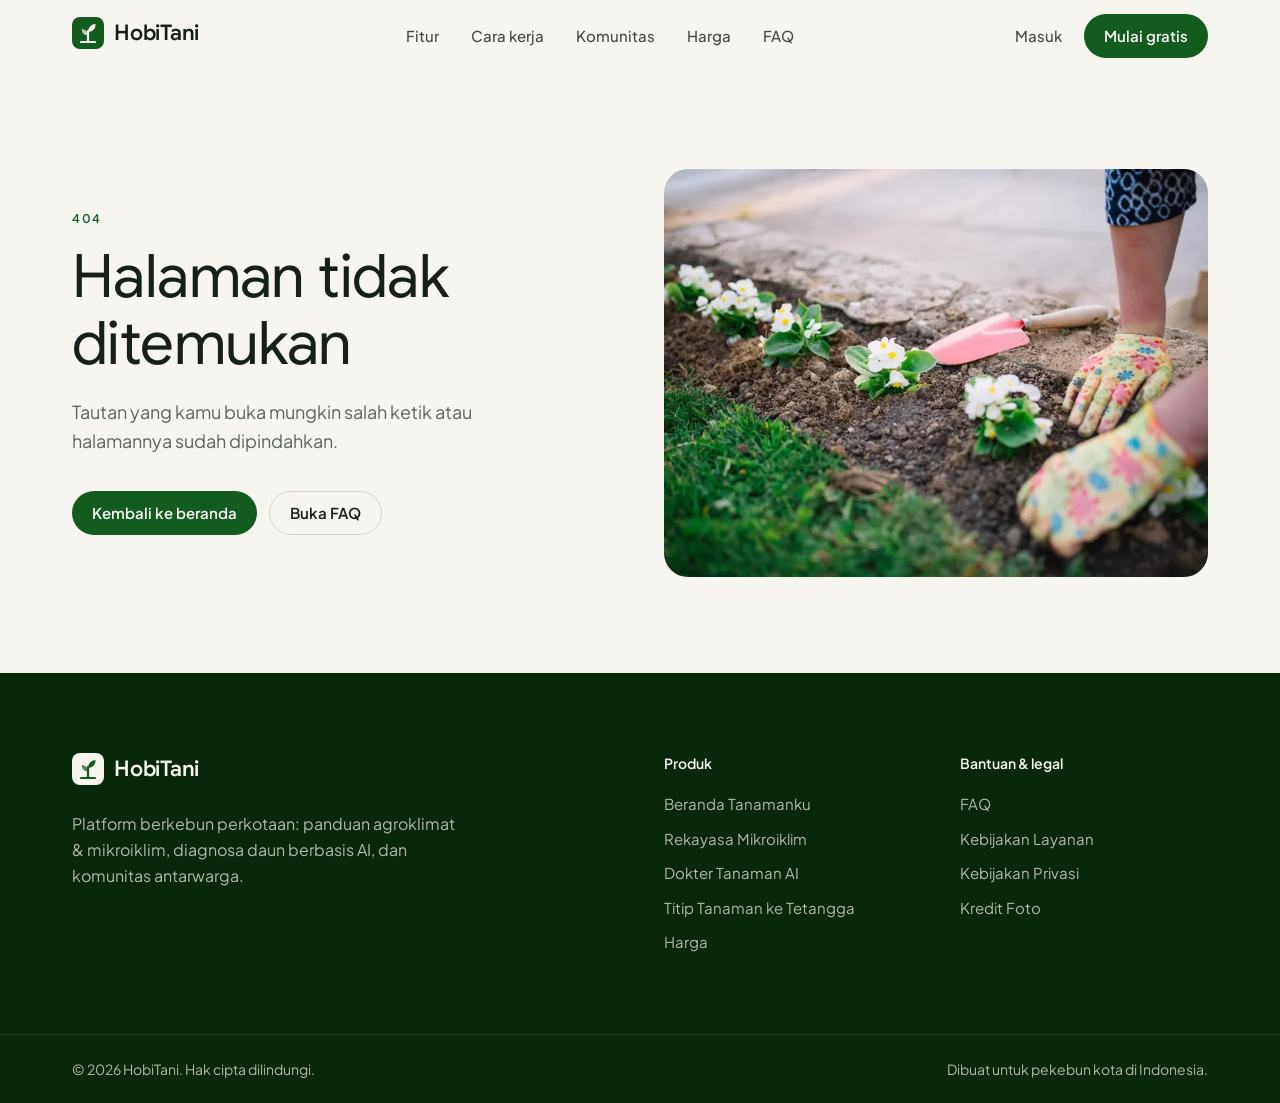
<file: index.html>
<!DOCTYPE html><html lang="id"><head><title data-rh="true">HobiTani — Aplikasi berkebun di rumah sesuai cuaca</title><meta data-rh="true" name="description" content="Platform berkebun perkotaan: panduan agroklimat &amp; mikroiklim, diagnosa daun berbasis AI, dan komunitas antarwarga."><meta data-rh="true" property="og:type" content="website"><meta data-rh="true" property="og:site_name" content="HobiTani"><meta data-rh="true" property="og:locale" content="id_ID"><meta data-rh="true" property="og:title" content="HobiTani — Aplikasi berkebun di rumah sesuai cuaca"><meta data-rh="true" property="og:description" content="Platform berkebun perkotaan: panduan agroklimat &amp; mikroiklim, diagnosa daun berbasis AI, dan komunitas antarwarga."><meta data-rh="true" property="og:url" content="https://hobitani.github.io/"><meta data-rh="true" property="og:image" content="https://hobitani.github.io/images/hero-rooftop-1600.webp"><meta data-rh="true" name="twitter:card" content="summary_large_image"><link data-rh="true" rel="canonical" href="https://hobitani.github.io/">
    <meta charset="UTF-8">
    <meta name="viewport" content="width=device-width, initial-scale=1">
    <meta name="theme-color" content="#145b1e">
    <link rel="icon" href="/favicon.svg" type="image/svg+xml">
    <script type="module" crossorigin="" src="/assets/app-BMsNJ5Ic.js"></script>
    <link rel="modulepreload" crossorigin="" href="/assets/react-dom-BkJ76Wik.js">
    <link rel="stylesheet" crossorigin="" href="/assets/app-DnaWocK9.css">
  <link rel="modulepreload" crossorigin="" href="/assets/Home--lhlLLqo.js"><link rel="modulepreload" crossorigin="" href="/assets/FaqSection--hgRXchE.js"><link rel="modulepreload" crossorigin="" href="/assets/faq-BBCDvjDR.js"><link rel="modulepreload" crossorigin="" href="/assets/photos-XNvQYXlE.js"><link rel="modulepreload" crossorigin="" href="/assets/check-BOEa950v.js"><link rel="modulepreload" crossorigin="" href="/assets/scan-line-Dg7a6_A9.js"><link rel="modulepreload" crossorigin="" href="/assets/sun-DOiSpJ6t.js"><link rel="modulepreload" crossorigin="" href="/assets/thermometer-BEbyTDJs.js"><link rel="preload" as="font" type="font/woff2" href="/assets/google-sans-latin-opsz-normal-JCxa0xDi.woff2" crossorigin=""><link rel="preload" as="font" type="font/woff2" href="/assets/plus-jakarta-sans-latin-wght-normal-eXO_dkmS.woff2" crossorigin=""></head>
  <body>
    <div id="root" data-server-rendered="true"><div class="flex min-h-svh flex-col"><a href="#konten" class="sr-only z-[60] rounded-md bg-ink px-4 py-2 text-paper focus:not-sr-only focus:fixed focus:top-3 focus:left-3">Lewati ke konten</a><header class="sticky top-0 z-40 transition-[background-color,border-color] duration-200 border-b border-transparent bg-paper"><div class="container-page flex h-16 items-center justify-between gap-6 lg:h-[4.5rem]"><a aria-label="HobiTani — beranda" class="rounded-md" href="/"><span class="inline-flex items-center gap-2.5"><svg viewBox="0 0 32 32" class="size-8 shrink-0" aria-hidden="true"><rect width="32" height="32" rx="8" fill="#145b1e"></rect><path d="M16 25V14" stroke="#f7f5ef" stroke-width="2.2" stroke-linecap="round"></path><path d="M16 15c0-4.4 2.9-7.6 7.5-8 .2 4.6-2.9 7.9-7.5 8Z" fill="#f7f5ef"></path><path d="M16 18.5c0-3.6-2.4-6.2-6.2-6.5-.2 3.8 2.4 6.4 6.2 6.5Z" fill="#f7f5ef" fill-opacity=".72"></path><path d="M9 25h14" stroke="#f7f5ef" stroke-width="2.2" stroke-linecap="round"></path></svg><span class="font-display text-[1.35rem] font-semibold text-ink">HobiTani</span></span></a><nav aria-label="Navigasi utama" class="hidden lg:block"><ul class="flex items-center gap-1"><li><a class="rounded-full px-3.5 py-2 text-[0.9375rem] font-medium transition-colors hover:text-brand text-ink/80" href="/fitur">Fitur</a></li><li><a class="rounded-full px-3.5 py-2 text-[0.9375rem] font-medium transition-colors hover:text-brand text-ink/80" href="/cara-kerja">Cara kerja</a></li><li><a class="rounded-full px-3.5 py-2 text-[0.9375rem] font-medium transition-colors hover:text-brand text-ink/80" href="/komunitas">Komunitas</a></li><li><a class="rounded-full px-3.5 py-2 text-[0.9375rem] font-medium transition-colors hover:text-brand text-ink/80" href="/harga">Harga</a></li><li><a class="rounded-full px-3.5 py-2 text-[0.9375rem] font-medium transition-colors hover:text-brand text-ink/80" href="/faq">FAQ</a></li></ul></nav><div class="flex items-center gap-2"><a href="http://localhost:5551" class="hidden rounded-full px-3.5 py-2 text-[0.9375rem] font-medium text-ink/80 transition-colors hover:text-brand sm:inline-flex">Masuk</a><a class="inline-flex h-11 items-center justify-center gap-2 rounded-full px-5 text-[0.9375rem] font-semibold transition-colors bg-brand text-paper hover:bg-brand-700 hidden h-10 sm:inline-flex" href="http://localhost:5551">Mulai gratis</a><button type="button" aria-expanded="false" aria-controls="menu-drawer" class="-mr-2 inline-flex size-11 items-center justify-center rounded-full text-ink transition-colors hover:bg-ink/5 lg:hidden"><svg xmlns="http://www.w3.org/2000/svg" width="24" height="24" viewBox="0 0 24 24" fill="none" stroke="currentColor" stroke-width="1.75" stroke-linecap="round" stroke-linejoin="round" class="lucide lucide-menu size-6" aria-hidden="true"><path d="M4 5h16"></path><path d="M4 12h16"></path><path d="M4 19h16"></path></svg><span class="sr-only">Buka menu</span></button></div></div></header><div class="fixed inset-0 z-50 lg:hidden invisible delay-300" aria-hidden="true"><div class="absolute inset-0 bg-ink/40 transition-opacity duration-300 opacity-0"></div><div id="menu-drawer" role="dialog" aria-modal="true" aria-label="Menu" class="absolute inset-y-0 right-0 flex w-full max-w-sm flex-col bg-paper shadow-2xl transition-transform duration-300 ease-[cubic-bezier(.32,.72,0,1)] translate-x-full"><div class="flex h-16 items-center justify-between border-b border-line px-4 sm:px-6"><span class="inline-flex items-center gap-2.5"><svg viewBox="0 0 32 32" class="size-8 shrink-0" aria-hidden="true"><rect width="32" height="32" rx="8" fill="#145b1e"></rect><path d="M16 25V14" stroke="#f7f5ef" stroke-width="2.2" stroke-linecap="round"></path><path d="M16 15c0-4.4 2.9-7.6 7.5-8 .2 4.6-2.9 7.9-7.5 8Z" fill="#f7f5ef"></path><path d="M16 18.5c0-3.6-2.4-6.2-6.2-6.5-.2 3.8 2.4 6.4 6.2 6.5Z" fill="#f7f5ef" fill-opacity=".72"></path><path d="M9 25h14" stroke="#f7f5ef" stroke-width="2.2" stroke-linecap="round"></path></svg><span class="font-display text-[1.35rem] font-semibold text-ink">HobiTani</span></span><button type="button" class="-mr-2 inline-flex size-11 items-center justify-center rounded-full transition-colors hover:bg-ink/5"><svg xmlns="http://www.w3.org/2000/svg" width="24" height="24" viewBox="0 0 24 24" fill="none" stroke="currentColor" stroke-width="1.75" stroke-linecap="round" stroke-linejoin="round" class="lucide lucide-x size-6" aria-hidden="true"><path d="M18 6 6 18"></path><path d="m6 6 12 12"></path></svg><span class="sr-only">Tutup menu</span></button></div><nav aria-label="Navigasi utama" class="flex-1 overflow-y-auto px-4 py-6 sm:px-6"><ul class="divide-y divide-line border-y border-line"><li><a class="group flex items-center justify-between py-4 text-xl font-medium" href="/fitur">Fitur<svg xmlns="http://www.w3.org/2000/svg" width="24" height="24" viewBox="0 0 24 24" fill="none" stroke="currentColor" stroke-width="1.75" stroke-linecap="round" stroke-linejoin="round" class="lucide lucide-arrow-right size-5 text-muted transition-transform group-hover:translate-x-0.5 group-hover:text-brand" aria-hidden="true"><path d="M5 12h14"></path><path d="m12 5 7 7-7 7"></path></svg></a></li><li><a class="group flex items-center justify-between py-4 text-xl font-medium" href="/cara-kerja">Cara kerja<svg xmlns="http://www.w3.org/2000/svg" width="24" height="24" viewBox="0 0 24 24" fill="none" stroke="currentColor" stroke-width="1.75" stroke-linecap="round" stroke-linejoin="round" class="lucide lucide-arrow-right size-5 text-muted transition-transform group-hover:translate-x-0.5 group-hover:text-brand" aria-hidden="true"><path d="M5 12h14"></path><path d="m12 5 7 7-7 7"></path></svg></a></li><li><a class="group flex items-center justify-between py-4 text-xl font-medium" href="/komunitas">Komunitas<svg xmlns="http://www.w3.org/2000/svg" width="24" height="24" viewBox="0 0 24 24" fill="none" stroke="currentColor" stroke-width="1.75" stroke-linecap="round" stroke-linejoin="round" class="lucide lucide-arrow-right size-5 text-muted transition-transform group-hover:translate-x-0.5 group-hover:text-brand" aria-hidden="true"><path d="M5 12h14"></path><path d="m12 5 7 7-7 7"></path></svg></a></li><li><a class="group flex items-center justify-between py-4 text-xl font-medium" href="/harga">Harga<svg xmlns="http://www.w3.org/2000/svg" width="24" height="24" viewBox="0 0 24 24" fill="none" stroke="currentColor" stroke-width="1.75" stroke-linecap="round" stroke-linejoin="round" class="lucide lucide-arrow-right size-5 text-muted transition-transform group-hover:translate-x-0.5 group-hover:text-brand" aria-hidden="true"><path d="M5 12h14"></path><path d="m12 5 7 7-7 7"></path></svg></a></li><li><a class="group flex items-center justify-between py-4 text-xl font-medium" href="/faq">FAQ<svg xmlns="http://www.w3.org/2000/svg" width="24" height="24" viewBox="0 0 24 24" fill="none" stroke="currentColor" stroke-width="1.75" stroke-linecap="round" stroke-linejoin="round" class="lucide lucide-arrow-right size-5 text-muted transition-transform group-hover:translate-x-0.5 group-hover:text-brand" aria-hidden="true"><path d="M5 12h14"></path><path d="m12 5 7 7-7 7"></path></svg></a></li></ul><ul class="mt-8 space-y-3"><li><a class="text-[0.9375rem] text-muted hover:text-ink" href="/kebijakan-layanan">Kebijakan Layanan</a></li><li><a class="text-[0.9375rem] text-muted hover:text-ink" href="/privasi">Kebijakan Privasi</a></li><li><a class="text-[0.9375rem] text-muted hover:text-ink" href="/kredit-foto">Kredit Foto</a></li></ul></nav><div class="space-y-3 border-t border-line p-4 sm:p-6"><a class="inline-flex h-11 items-center justify-center gap-2 rounded-full px-5 text-[0.9375rem] font-semibold transition-colors bg-brand text-paper hover:bg-brand-700 w-full" href="http://localhost:5551">Mulai gratis</a><a class="inline-flex h-11 items-center justify-center gap-2 rounded-full px-5 text-[0.9375rem] font-semibold transition-colors border border-ink/15 bg-transparent text-ink hover:border-ink/35 hover:bg-ink/[0.03] w-full" href="http://localhost:5551">Masuk</a></div></div></div><main id="konten" class="flex-1"><section class="overflow-hidden"><div class="container-page grid items-center gap-12 pt-10 pb-16 lg:grid-cols-12 lg:gap-8 lg:pt-16 lg:pb-24"><div class="lg:col-span-6 lg:pr-6"><p class="eyebrow">Untuk balkon, atap, dan teras</p><h1 class="font-display mt-5 text-[2.6rem] leading-[1.12] font-normal text-balance sm:text-6xl lg:text-[4.25rem]">Rawat tanaman di rumah sesuai<!-- --> <em class="text-brand not-italic">cuaca hari ini</em>.</h1><p class="mt-6 max-w-xl text-lg leading-relaxed text-muted">HobiTani mengecek suhu, kelembapan, dan hujan di daerahmu, lalu memberi tahu kapan tanaman perlu disiram, diteduhkan, atau dipupuk. Ada juga cek penyakit daun lewat foto dan komunitas pekebun di kotamu.</p><div class="mt-9 flex flex-col gap-3 sm:flex-row"><a class="inline-flex h-11 items-center justify-center gap-2 rounded-full px-5 text-[0.9375rem] font-semibold transition-colors bg-brand text-paper hover:bg-brand-700 " href="http://localhost:5551">Mulai gratis<svg xmlns="http://www.w3.org/2000/svg" width="24" height="24" viewBox="0 0 24 24" fill="none" stroke="currentColor" stroke-width="2" stroke-linecap="round" stroke-linejoin="round" class="lucide lucide-arrow-right size-4" aria-hidden="true"><path d="M5 12h14"></path><path d="m12 5 7 7-7 7"></path></svg></a><a class="inline-flex h-11 items-center justify-center gap-2 rounded-full px-5 text-[0.9375rem] font-semibold transition-colors border border-ink/15 bg-transparent text-ink hover:border-ink/35 hover:bg-ink/[0.03] " href="/cara-kerja">Lihat cara kerjanya</a></div><p class="mt-5 text-sm text-muted">Gratis untuk 3 tanaman. Tanpa kartu kredit.</p></div><div class="relative lg:col-span-6"><div class="relative aspect-[4/3] overflow-hidden rounded-[1.75rem] bg-sand lg:aspect-[4/4.4]" role="region" aria-roledescription="carousel" aria-label="Foto kebun kota"><div role="group" aria-roledescription="slide" aria-label="1 dari 3: Kebun atap" aria-hidden="false" class="absolute inset-0 transition-opacity duration-1000 ease-in-out opacity-100"><img src="/images/hero-rooftop-1600.webp" srcset="/images/hero-rooftop-800.webp 800w, /images/hero-rooftop-1600.webp 1600w" sizes="(min-width: 1024px) 560px, 100vw" width="1600" height="1200" alt="Kebun sayur di atap gedung dengan deretan apartemen kota di latar belakang" loading="eager" decoding="sync" fetchpriority="high" class="object-cover size-full transition-transform duration-6000 ease-out motion-safe:scale-105"></div><div role="group" aria-roledescription="slide" aria-label="2 dari 3: Cabai di balkon" aria-hidden="true" class="absolute inset-0 transition-opacity duration-1000 ease-in-out opacity-0"><img src="/images/chili-1600.webp" srcset="/images/chili-800.webp 800w, /images/chili-1600.webp 1600w" sizes="(min-width: 1024px) 560px, 100vw" width="1600" height="1200" alt="Tanaman cabai dengan buah hijau dan kuning" loading="lazy" decoding="async" class="object-cover size-full transition-transform duration-6000 ease-out scale-100"></div><div role="group" aria-roledescription="slide" aria-label="3 dari 3: Panen sendiri" aria-hidden="true" class="absolute inset-0 transition-opacity duration-1000 ease-in-out opacity-0"><img src="/images/harvest-1600.webp" srcset="/images/harvest-800.webp 800w, /images/harvest-1600.webp 1600w" sizes="(min-width: 1024px) 560px, 100vw" width="1600" height="1200" alt="Hasil panen tomat, cabai, zukini, dan sayuran daun di atas meja kayu" loading="lazy" decoding="async" class="object-cover size-full transition-transform duration-6000 ease-out scale-100"></div><div class="absolute inset-x-0 top-0 flex items-center justify-between gap-4 bg-linear-to-b from-ink/40 to-transparent p-4 sm:p-5"><span class="rounded-full bg-paper/90 px-3 py-1 text-xs font-semibold text-ink backdrop-blur">Kebun atap</span><div class="flex gap-1.5"><button type="button" aria-label="Tampilkan foto 1: Kebun atap" aria-current="true" class="h-2 rounded-full transition-all duration-300 w-6 bg-paper"></button><button type="button" aria-label="Tampilkan foto 2: Cabai di balkon" aria-current="false" class="h-2 rounded-full transition-all duration-300 w-2 bg-paper/50 hover:bg-paper/80"></button><button type="button" aria-label="Tampilkan foto 3: Panen sendiri" aria-current="false" class="h-2 rounded-full transition-all duration-300 w-2 bg-paper/50 hover:bg-paper/80"></button></div></div></div><div class="rounded-2xl border border-line bg-paper p-5 shadow-[0_24px_48px_-24px_rgba(22,32,26,0.35)] relative mx-3 -mt-16 sm:absolute sm:-bottom-10 sm:left-6 sm:mx-0 sm:mt-0 sm:w-[22rem] lg:-left-10" aria-label="Contoh tampilan rekomendasi harian di aplikasi" role="img"><div class="flex items-start justify-between gap-4"><div><p class="text-[0.8125rem] text-muted">Balkon · Cabai rawit</p><p class="mt-0.5 font-semibold">Hari ke-62 dari 90</p></div><span class="rounded-full bg-[#fbeee0] px-2.5 py-1 text-xs font-semibold text-[#9a5b12]">Berbuah</span></div><div class="mt-3 h-1.5 overflow-hidden rounded-full bg-sand"><div class="h-full w-[69%] rounded-full bg-brand"></div></div><div class="mt-4 flex gap-4 text-[0.8125rem] text-muted"><span class="inline-flex items-center gap-1.5"><svg xmlns="http://www.w3.org/2000/svg" width="24" height="24" viewBox="0 0 24 24" fill="none" stroke="currentColor" stroke-width="1.75" stroke-linecap="round" stroke-linejoin="round" class="lucide lucide-thermometer size-4" aria-hidden="true"><path d="M14 4v10.54a4 4 0 1 1-4 0V4a2 2 0 0 1 4 0Z"></path></svg> 34°C</span><span class="inline-flex items-center gap-1.5"><svg xmlns="http://www.w3.org/2000/svg" width="24" height="24" viewBox="0 0 24 24" fill="none" stroke="currentColor" stroke-width="1.75" stroke-linecap="round" stroke-linejoin="round" class="lucide lucide-droplets size-4" aria-hidden="true"><path d="M7 16.3c2.2 0 4-1.83 4-4.05 0-1.16-.57-2.26-1.71-3.19S7.29 6.75 7 5.3c-.29 1.45-1.14 2.84-2.29 3.76S3 11.1 3 12.25c0 2.22 1.8 4.05 4 4.05z"></path><path d="M12.56 6.6A10.97 10.97 0 0 0 14 3.02c.5 2.5 2 4.9 4 6.5s3 3.5 3 5.5a6.98 6.98 0 0 1-11.91 4.97"></path></svg> 48%</span><span class="inline-flex items-center gap-1.5"><svg xmlns="http://www.w3.org/2000/svg" width="24" height="24" viewBox="0 0 24 24" fill="none" stroke="currentColor" stroke-width="1.75" stroke-linecap="round" stroke-linejoin="round" class="lucide lucide-sun size-4" aria-hidden="true"><circle cx="12" cy="12" r="4"></circle><path d="M12 2v2"></path><path d="M12 20v2"></path><path d="m4.93 4.93 1.41 1.41"></path><path d="m17.66 17.66 1.41 1.41"></path><path d="M2 12h2"></path><path d="M20 12h2"></path><path d="m6.34 17.66-1.41 1.41"></path><path d="m19.07 4.93-1.41 1.41"></path></svg> UV tinggi</span></div><div class="mt-4 flex gap-3 rounded-xl bg-brand-50 p-3.5"><svg xmlns="http://www.w3.org/2000/svg" width="24" height="24" viewBox="0 0 24 24" fill="none" stroke="currentColor" stroke-width="2" stroke-linecap="round" stroke-linejoin="round" class="lucide lucide-leaf mt-0.5 size-4 shrink-0 text-brand" aria-hidden="true"><path d="M11 20a10 10 0 0010-10 25.9 25.9 0 00-1.04-7.281 1 1 0 00-1.755-.325C15.833 5.5 13 5.5 9.8 6.1A7 7 0 0011 20"></path><path d="M2 21a5 5 0 012.911-4.544C7.613 15.212 8.351 15.24 11 13"></path></svg><p class="text-[0.875rem] leading-snug"><span class="font-semibold">Pasang paranet 50%</span> sampai pukul 15.00, lalu siram ±250 ml sore ini.</p></div></div></div></div></section><section aria-label="Jenis lahan yang didukung" class="border-y border-line"><div class="container-page flex flex-col gap-4 py-7 sm:pt-16 lg:flex-row lg:items-center lg:gap-10 lg:pt-7"><p class="shrink-0 text-sm font-medium text-muted">Dirancang untuk lahan sempit:</p><ul class="flex flex-wrap gap-x-8 gap-y-2"><li class="font-display text-lg">Balkon apartemen</li><li class="font-display text-lg">Atap rumah</li><li class="font-display text-lg">Teras &amp; pekarangan</li><li class="font-display text-lg">Dalam ruangan</li><li class="font-display text-lg">Hidroponik</li></ul></div></section><section class="container-page py-20 lg:py-28"><div class="grid gap-12 lg:grid-cols-12"><div class="max-w-2xl lg:col-span-5"><p class="eyebrow">Masalah yang sering terjadi</p><h2 class="font-display mt-4 text-[2rem] leading-[1.15] font-normal text-balance sm:text-[2.6rem]">Kenapa tanaman di kota sering gagal?</h2></div><ol class="grid gap-10 sm:grid-cols-3 sm:gap-8 lg:col-span-7"><li class="border-t border-ink pt-5"><span class="font-display text-sm text-muted">0<!-- -->1</span><h3 class="mt-3 text-lg leading-snug font-semibold">Suhu kota terlalu panas</h3><p class="mt-3 leading-relaxed text-muted">Banyak sayur dan buah, seperti stroberi dan selada, aslinya tumbuh di dataran tinggi. Di atap beton yang suhunya bisa 34°C, daunnya cepat layu.</p></li><li class="border-t border-ink pt-5"><span class="font-display text-sm text-muted">0<!-- -->2</span><h3 class="mt-3 text-lg leading-snug font-semibold">Lahan sempit, cahaya terbatas</h3><p class="mt-3 leading-relaxed text-muted">Balkon yang menghadap barat dan teras di antara gedung mendapat sinar matahari di jam yang berbeda. Jadwal siram dari internet sering tidak cocok.</p></li><li class="border-t border-ink pt-5"><span class="font-display text-sm text-muted">0<!-- -->3</span><h3 class="mt-3 text-lg leading-snug font-semibold">Daun berbercak, tapi tidak tahu sebabnya</h3><p class="mt-3 leading-relaxed text-muted">Daun menguning bisa karena kurang air, kebanyakan pupuk, atau jamur. Kalau salah menebak, obatnya ikut salah dan tanaman bisa mati.</p></li></ol></div></section><section class="bg-sand/60 py-20 lg:py-28"><div class="container-page grid gap-12 lg:grid-cols-12 lg:gap-16"><div class="lg:col-span-5"><div class="max-w-2xl "><p class="eyebrow">Tampilan aplikasi</p><h2 class="font-display mt-4 text-[2rem] leading-[1.15] font-normal text-balance sm:text-[2.6rem]">Seperti ini HobiTani saat dipakai</h2><div class="mt-5 text-lg leading-relaxed text-muted">Pilih salah satu fitur untuk melihat tampilannya.</div></div><div role="tablist" aria-label="Fitur aplikasi" class="mt-10 space-y-3"><button type="button" role="tab" id="tab-beranda" aria-selected="true" aria-controls="app-preview-panel" class="flex w-full gap-4 rounded-[1.25rem] border p-5 text-left transition-colors border-brand bg-paper"><span class="inline-flex size-10 shrink-0 items-center justify-center rounded-xl bg-brand text-paper"><svg xmlns="http://www.w3.org/2000/svg" width="24" height="24" viewBox="0 0 24 24" fill="none" stroke="currentColor" stroke-width="1.75" stroke-linecap="round" stroke-linejoin="round" class="lucide lucide-leaf size-5" aria-hidden="true"><path d="M11 20a10 10 0 0010-10 25.9 25.9 0 00-1.04-7.281 1 1 0 00-1.755-.325C15.833 5.5 13 5.5 9.8 6.1A7 7 0 0011 20"></path><path d="M2 21a5 5 0 012.911-4.544C7.613 15.212 8.351 15.24 11 13"></path></svg></span><span><span class="block font-semibold">Beranda Tanamanku</span><span class="mt-1 block text-[0.9375rem] leading-relaxed text-muted">Semua tanaman di satu layar, lengkap dengan fase tumbuh, sisa hari menuju panen, dan ceklis perawatan hari ini.</span></span></button><button type="button" role="tab" id="tab-dokter" aria-selected="false" aria-controls="app-preview-panel" class="flex w-full gap-4 rounded-[1.25rem] border p-5 text-left transition-colors border-transparent hover:border-line hover:bg-paper/60"><span class="inline-flex size-10 shrink-0 items-center justify-center rounded-xl bg-paper text-brand ring-1 ring-line"><svg xmlns="http://www.w3.org/2000/svg" width="24" height="24" viewBox="0 0 24 24" fill="none" stroke="currentColor" stroke-width="1.75" stroke-linecap="round" stroke-linejoin="round" class="lucide lucide-scan-line size-5" aria-hidden="true"><path d="M3 7V5a2 2 0 0 1 2-2h2"></path><path d="M17 3h2a2 2 0 0 1 2 2v2"></path><path d="M21 17v2a2 2 0 0 1-2 2h-2"></path><path d="M7 21H5a2 2 0 0 1-2-2v-2"></path><path d="M7 12h10"></path></svg></span><span><span class="block font-semibold">Dokter Tanaman AI</span><span class="mt-1 block text-[0.9375rem] leading-relaxed text-muted">Hasil pindai daun: dugaan penyakit, tingkat keyakinan, keparahan, dan langkah penanganannya.</span></span></button><button type="button" role="tab" id="tab-panen" aria-selected="false" aria-controls="app-preview-panel" class="flex w-full gap-4 rounded-[1.25rem] border p-5 text-left transition-colors border-transparent hover:border-line hover:bg-paper/60"><span class="inline-flex size-10 shrink-0 items-center justify-center rounded-xl bg-paper text-brand ring-1 ring-line"><svg xmlns="http://www.w3.org/2000/svg" width="24" height="24" viewBox="0 0 24 24" fill="none" stroke="currentColor" stroke-width="1.75" stroke-linecap="round" stroke-linejoin="round" class="lucide lucide-wallet size-5" aria-hidden="true"><path d="M19 7V4a1 1 0 0 0-1-1H5a2 2 0 0 0 0 4h15a1 1 0 0 1 1 1v4h-3a2 2 0 0 0 0 4h3a1 1 0 0 0 1-1v-2a1 1 0 0 0-1-1"></path><path d="M3 5v14a2 2 0 0 0 2 2h15a1 1 0 0 0 1-1v-4"></path></svg></span><span><span class="block font-semibold">Kalkulator Hemat Panen</span><span class="mt-1 block text-[0.9375rem] leading-relaxed text-muted">Catatan panen dan perkiraan uang belanja yang dihemat setiap bulan.</span></span></button></div></div><div class="lg:col-span-7"><div class="overflow-hidden rounded-[1.5rem] border border-line bg-paper shadow-[0_32px_64px_-32px_rgba(22,32,26,0.35)]"><div class="flex items-center gap-2 border-b border-line px-5 py-3.5"><span class="size-2.5 rounded-full bg-line"></span><span class="size-2.5 rounded-full bg-line"></span><span class="size-2.5 rounded-full bg-line"></span><span class="ml-3 text-xs font-medium text-muted">HobiTani · <!-- -->Beranda Tanamanku</span></div><div id="app-preview-panel" role="tabpanel" aria-labelledby="tab-beranda" class="min-h-[26rem] p-5 sm:p-7"><div><div class="flex flex-wrap items-center justify-between gap-3"><div><p class="text-sm text-muted">Selamat pagi</p><p class="font-display text-2xl">Kebun balkonmu</p></div><span class="inline-flex items-center gap-2 rounded-full bg-sand px-3 py-1.5 text-[0.8125rem]"><svg xmlns="http://www.w3.org/2000/svg" width="24" height="24" viewBox="0 0 24 24" fill="none" stroke="currentColor" stroke-width="1.75" stroke-linecap="round" stroke-linejoin="round" class="lucide lucide-cloud-sun size-4 text-brand" aria-hidden="true"><path d="M12 2v2"></path><path d="m4.93 4.93 1.41 1.41"></path><path d="M20 12h2"></path><path d="m19.07 4.93-1.41 1.41"></path><path d="M15.947 12.65a4 4 0 0 0-5.925-4.128"></path><path d="M13 22H7a5 5 0 1 1 4.9-6H13a3 3 0 0 1 0 6Z"></path></svg>31°C · Cerah berawan</span></div><dl class="mt-6 grid grid-cols-3 gap-3"><div class="rounded-xl border border-line p-3 sm:p-4"><dt class="text-xs text-muted">Tanaman aktif</dt><dd class="font-display mt-1 text-lg tabular-nums sm:text-xl">3</dd></div><div class="rounded-xl border border-line p-3 sm:p-4"><dt class="text-xs text-muted">Kesehatan</dt><dd class="font-display mt-1 text-lg tabular-nums sm:text-xl">86%</dd></div><div class="rounded-xl border border-line p-3 sm:p-4"><dt class="text-xs text-muted">Hemat</dt><dd class="font-display mt-1 text-lg tabular-nums sm:text-xl">Rp84.500</dd></div></dl><ul class="mt-5 space-y-3"><li class="rounded-xl border border-line p-4"><div class="flex items-center justify-between gap-3"><div class="flex items-center gap-3"><span class="font-semibold">Cabai rawit</span><span class="rounded-full px-2 py-0.5 text-[0.6875rem] font-semibold bg-[#fbeee0] text-[#9a5b12]">Berbuah</span></div><span class="text-xs text-muted tabular-nums">Hari <!-- -->62<!-- -->/<!-- -->90</span></div><div class="mt-3 h-1.5 overflow-hidden rounded-full bg-sand"><div class="h-full rounded-full bg-brand" style="width:68.88888888888889%"></div></div><div class="mt-3 flex items-center gap-2.5 text-[0.8125rem]"><span class="inline-flex size-4.5 items-center justify-center rounded-md border border-brand bg-brand text-paper"><svg xmlns="http://www.w3.org/2000/svg" width="24" height="24" viewBox="0 0 24 24" fill="none" stroke="currentColor" stroke-width="3" stroke-linecap="round" stroke-linejoin="round" class="lucide lucide-check size-3" aria-hidden="true"><path d="M20 6 9 17l-5-5"></path></svg></span><span class="text-muted line-through">Siram 250 ml</span></div></li><li class="rounded-xl border border-line p-4"><div class="flex items-center justify-between gap-3"><div class="flex items-center gap-3"><span class="font-semibold">Tomat ceri</span><span class="rounded-full px-2 py-0.5 text-[0.6875rem] font-semibold bg-[#f6e7c8] text-[#8a6212]">Berbunga</span></div><span class="text-xs text-muted tabular-nums">Hari <!-- -->41<!-- -->/<!-- -->75</span></div><div class="mt-3 h-1.5 overflow-hidden rounded-full bg-sand"><div class="h-full rounded-full bg-brand" style="width:54.666666666666664%"></div></div><div class="mt-3 flex items-center gap-2.5 text-[0.8125rem]"><span class="inline-flex size-4.5 items-center justify-center rounded-md border border-line"></span><span class="">Pupuk NPK</span></div></li><li class="rounded-xl border border-line p-4"><div class="flex items-center justify-between gap-3"><div class="flex items-center gap-3"><span class="font-semibold">Kangkung</span><span class="rounded-full px-2 py-0.5 text-[0.6875rem] font-semibold bg-brand-100 text-brand">Siap panen</span></div><span class="text-xs text-muted tabular-nums">Hari <!-- -->24<!-- -->/<!-- -->28</span></div><div class="mt-3 h-1.5 overflow-hidden rounded-full bg-sand"><div class="h-full rounded-full bg-brand" style="width:85.71428571428571%"></div></div><div class="mt-3 flex items-center gap-2.5 text-[0.8125rem]"><span class="inline-flex size-4.5 items-center justify-center rounded-md border border-line"></span><span class="">Panen 4 hari lagi</span></div></li></ul></div></div></div><p class="mt-4 text-center text-xs text-muted">Ilustrasi tampilan. Data di atas hanya contoh.</p></div></div></section><section class="container-page py-20 lg:py-28"><div class="flex flex-col justify-between gap-6 sm:flex-row sm:items-end"><div class="max-w-2xl "><p class="eyebrow">Cara kerja</p><h2 class="font-display mt-4 text-[2rem] leading-[1.15] font-normal text-balance sm:text-[2.6rem]">Mulai dalam tiga langkah</h2></div><a class="inline-flex shrink-0 items-center gap-2 font-semibold text-brand underline decoration-brand/30 underline-offset-4 hover:decoration-brand" href="/cara-kerja">Lihat cara kerja lengkap<svg xmlns="http://www.w3.org/2000/svg" width="24" height="24" viewBox="0 0 24 24" fill="none" stroke="currentColor" stroke-width="2" stroke-linecap="round" stroke-linejoin="round" class="lucide lucide-arrow-up-right size-4" aria-hidden="true"><path d="M7 7h10v10"></path><path d="M7 17 17 7"></path></svg></a></div><ol class="mt-12 grid gap-4 md:grid-cols-3"><li class="flex gap-5 rounded-[1.25rem] border border-line p-6"><span class="font-display inline-flex size-11 shrink-0 items-center justify-center rounded-full bg-brand text-lg text-paper">1</span><div><h3 class="text-lg font-semibold">Isi data lahan</h3><p class="mt-1.5 leading-relaxed text-muted">Jenis lahan dan berapa jam terkena matahari.</p></div></li><li class="flex gap-5 rounded-[1.25rem] border border-line p-6"><span class="font-display inline-flex size-11 shrink-0 items-center justify-center rounded-full bg-brand text-lg text-paper">2</span><div><h3 class="text-lg font-semibold">Pilih tanaman</h3><p class="mt-1.5 leading-relaxed text-muted">Dari katalog yang sudah berisi suhu ideal dan masa panen.</p></div></li><li class="flex gap-5 rounded-[1.25rem] border border-line p-6"><span class="font-display inline-flex size-11 shrink-0 items-center justify-center rounded-full bg-brand text-lg text-paper">3</span><div><h3 class="text-lg font-semibold">Ikuti saran harian</h3><p class="mt-1.5 leading-relaxed text-muted">Kapan menyiram, memupuk, atau meneduhkan tanaman.</p></div></li></ol></section><section class="bg-brand text-paper"><div class="container-page py-20 lg:py-28"><div class="grid gap-6 lg:grid-cols-12 lg:items-end"><div class="lg:col-span-7"><p class="text-xs font-semibold tracking-[0.14em] text-brand-200 uppercase">Tanaman</p><h2 class="font-display mt-4 text-[2rem] leading-[1.15] font-normal text-balance sm:text-[2.6rem]">Tanaman yang bisa kamu rawat</h2></div><p class="text-lg leading-relaxed text-paper/75 lg:col-span-5">Sayur, buah, dan bumbu dapur yang umum ditanam di rumah. Katalognya terus kami tambah.</p></div><ul class="mt-12 grid grid-cols-2 gap-3 sm:grid-cols-3 lg:grid-cols-4"><li class="rounded-[1.25rem] border border-paper/15 bg-paper/5 p-5"><p class="flex items-center gap-2 font-semibold"><svg xmlns="http://www.w3.org/2000/svg" width="24" height="24" viewBox="0 0 24 24" fill="none" stroke="currentColor" stroke-width="2" stroke-linecap="round" stroke-linejoin="round" class="lucide lucide-leaf size-4 text-brand-200" aria-hidden="true"><path d="M11 20a10 10 0 0010-10 25.9 25.9 0 00-1.04-7.281 1 1 0 00-1.755-.325C15.833 5.5 13 5.5 9.8 6.1A7 7 0 0011 20"></path><path d="M2 21a5 5 0 012.911-4.544C7.613 15.212 8.351 15.24 11 13"></path></svg>Cabai rawit</p><p class="mt-3 text-sm text-paper/70">Panen ± <!-- -->90–100 hari</p><p class="mt-1 flex items-center gap-1.5 text-sm text-paper/70"><svg xmlns="http://www.w3.org/2000/svg" width="24" height="24" viewBox="0 0 24 24" fill="none" stroke="currentColor" stroke-width="2" stroke-linecap="round" stroke-linejoin="round" class="lucide lucide-sun size-3.5" aria-hidden="true"><circle cx="12" cy="12" r="4"></circle><path d="M12 2v2"></path><path d="M12 20v2"></path><path d="m4.93 4.93 1.41 1.41"></path><path d="m17.66 17.66 1.41 1.41"></path><path d="M2 12h2"></path><path d="M20 12h2"></path><path d="m6.34 17.66-1.41 1.41"></path><path d="m19.07 4.93-1.41 1.41"></path></svg>Matahari <!-- -->penuh</p></li><li class="rounded-[1.25rem] border border-paper/15 bg-paper/5 p-5"><p class="flex items-center gap-2 font-semibold"><svg xmlns="http://www.w3.org/2000/svg" width="24" height="24" viewBox="0 0 24 24" fill="none" stroke="currentColor" stroke-width="2" stroke-linecap="round" stroke-linejoin="round" class="lucide lucide-leaf size-4 text-brand-200" aria-hidden="true"><path d="M11 20a10 10 0 0010-10 25.9 25.9 0 00-1.04-7.281 1 1 0 00-1.755-.325C15.833 5.5 13 5.5 9.8 6.1A7 7 0 0011 20"></path><path d="M2 21a5 5 0 012.911-4.544C7.613 15.212 8.351 15.24 11 13"></path></svg>Tomat ceri</p><p class="mt-3 text-sm text-paper/70">Panen ± <!-- -->70–80 hari</p><p class="mt-1 flex items-center gap-1.5 text-sm text-paper/70"><svg xmlns="http://www.w3.org/2000/svg" width="24" height="24" viewBox="0 0 24 24" fill="none" stroke="currentColor" stroke-width="2" stroke-linecap="round" stroke-linejoin="round" class="lucide lucide-sun size-3.5" aria-hidden="true"><circle cx="12" cy="12" r="4"></circle><path d="M12 2v2"></path><path d="M12 20v2"></path><path d="m4.93 4.93 1.41 1.41"></path><path d="m17.66 17.66 1.41 1.41"></path><path d="M2 12h2"></path><path d="M20 12h2"></path><path d="m6.34 17.66-1.41 1.41"></path><path d="m19.07 4.93-1.41 1.41"></path></svg>Matahari <!-- -->penuh</p></li><li class="rounded-[1.25rem] border border-paper/15 bg-paper/5 p-5"><p class="flex items-center gap-2 font-semibold"><svg xmlns="http://www.w3.org/2000/svg" width="24" height="24" viewBox="0 0 24 24" fill="none" stroke="currentColor" stroke-width="2" stroke-linecap="round" stroke-linejoin="round" class="lucide lucide-leaf size-4 text-brand-200" aria-hidden="true"><path d="M11 20a10 10 0 0010-10 25.9 25.9 0 00-1.04-7.281 1 1 0 00-1.755-.325C15.833 5.5 13 5.5 9.8 6.1A7 7 0 0011 20"></path><path d="M2 21a5 5 0 012.911-4.544C7.613 15.212 8.351 15.24 11 13"></path></svg>Selada</p><p class="mt-3 text-sm text-paper/70">Panen ± <!-- -->30–45 hari</p><p class="mt-1 flex items-center gap-1.5 text-sm text-paper/70"><svg xmlns="http://www.w3.org/2000/svg" width="24" height="24" viewBox="0 0 24 24" fill="none" stroke="currentColor" stroke-width="2" stroke-linecap="round" stroke-linejoin="round" class="lucide lucide-sun-medium size-3.5" aria-hidden="true"><circle cx="12" cy="12" r="4"></circle><path d="M12 3v1"></path><path d="M12 20v1"></path><path d="M3 12h1"></path><path d="M20 12h1"></path><path d="m18.364 5.636-.707.707"></path><path d="m6.343 17.657-.707.707"></path><path d="m5.636 5.636.707.707"></path><path d="m17.657 17.657.707.707"></path></svg>Matahari <!-- -->sedang</p></li><li class="rounded-[1.25rem] border border-paper/15 bg-paper/5 p-5"><p class="flex items-center gap-2 font-semibold"><svg xmlns="http://www.w3.org/2000/svg" width="24" height="24" viewBox="0 0 24 24" fill="none" stroke="currentColor" stroke-width="2" stroke-linecap="round" stroke-linejoin="round" class="lucide lucide-leaf size-4 text-brand-200" aria-hidden="true"><path d="M11 20a10 10 0 0010-10 25.9 25.9 0 00-1.04-7.281 1 1 0 00-1.755-.325C15.833 5.5 13 5.5 9.8 6.1A7 7 0 0011 20"></path><path d="M2 21a5 5 0 012.911-4.544C7.613 15.212 8.351 15.24 11 13"></path></svg>Kangkung</p><p class="mt-3 text-sm text-paper/70">Panen ± <!-- -->25–30 hari</p><p class="mt-1 flex items-center gap-1.5 text-sm text-paper/70"><svg xmlns="http://www.w3.org/2000/svg" width="24" height="24" viewBox="0 0 24 24" fill="none" stroke="currentColor" stroke-width="2" stroke-linecap="round" stroke-linejoin="round" class="lucide lucide-sun size-3.5" aria-hidden="true"><circle cx="12" cy="12" r="4"></circle><path d="M12 2v2"></path><path d="M12 20v2"></path><path d="m4.93 4.93 1.41 1.41"></path><path d="m17.66 17.66 1.41 1.41"></path><path d="M2 12h2"></path><path d="M20 12h2"></path><path d="m6.34 17.66-1.41 1.41"></path><path d="m19.07 4.93-1.41 1.41"></path></svg>Matahari <!-- -->penuh</p></li><li class="rounded-[1.25rem] border border-paper/15 bg-paper/5 p-5"><p class="flex items-center gap-2 font-semibold"><svg xmlns="http://www.w3.org/2000/svg" width="24" height="24" viewBox="0 0 24 24" fill="none" stroke="currentColor" stroke-width="2" stroke-linecap="round" stroke-linejoin="round" class="lucide lucide-leaf size-4 text-brand-200" aria-hidden="true"><path d="M11 20a10 10 0 0010-10 25.9 25.9 0 00-1.04-7.281 1 1 0 00-1.755-.325C15.833 5.5 13 5.5 9.8 6.1A7 7 0 0011 20"></path><path d="M2 21a5 5 0 012.911-4.544C7.613 15.212 8.351 15.24 11 13"></path></svg>Bayam</p><p class="mt-3 text-sm text-paper/70">Panen ± <!-- -->25–35 hari</p><p class="mt-1 flex items-center gap-1.5 text-sm text-paper/70"><svg xmlns="http://www.w3.org/2000/svg" width="24" height="24" viewBox="0 0 24 24" fill="none" stroke="currentColor" stroke-width="2" stroke-linecap="round" stroke-linejoin="round" class="lucide lucide-sun-medium size-3.5" aria-hidden="true"><circle cx="12" cy="12" r="4"></circle><path d="M12 3v1"></path><path d="M12 20v1"></path><path d="M3 12h1"></path><path d="M20 12h1"></path><path d="m18.364 5.636-.707.707"></path><path d="m6.343 17.657-.707.707"></path><path d="m5.636 5.636.707.707"></path><path d="m17.657 17.657.707.707"></path></svg>Matahari <!-- -->sedang</p></li><li class="rounded-[1.25rem] border border-paper/15 bg-paper/5 p-5"><p class="flex items-center gap-2 font-semibold"><svg xmlns="http://www.w3.org/2000/svg" width="24" height="24" viewBox="0 0 24 24" fill="none" stroke="currentColor" stroke-width="2" stroke-linecap="round" stroke-linejoin="round" class="lucide lucide-leaf size-4 text-brand-200" aria-hidden="true"><path d="M11 20a10 10 0 0010-10 25.9 25.9 0 00-1.04-7.281 1 1 0 00-1.755-.325C15.833 5.5 13 5.5 9.8 6.1A7 7 0 0011 20"></path><path d="M2 21a5 5 0 012.911-4.544C7.613 15.212 8.351 15.24 11 13"></path></svg>Stroberi</p><p class="mt-3 text-sm text-paper/70">Panen ± <!-- -->90–120 hari</p><p class="mt-1 flex items-center gap-1.5 text-sm text-paper/70"><svg xmlns="http://www.w3.org/2000/svg" width="24" height="24" viewBox="0 0 24 24" fill="none" stroke="currentColor" stroke-width="2" stroke-linecap="round" stroke-linejoin="round" class="lucide lucide-sun size-3.5" aria-hidden="true"><circle cx="12" cy="12" r="4"></circle><path d="M12 2v2"></path><path d="M12 20v2"></path><path d="m4.93 4.93 1.41 1.41"></path><path d="m17.66 17.66 1.41 1.41"></path><path d="M2 12h2"></path><path d="M20 12h2"></path><path d="m6.34 17.66-1.41 1.41"></path><path d="m19.07 4.93-1.41 1.41"></path></svg>Matahari <!-- -->penuh</p></li><li class="rounded-[1.25rem] border border-paper/15 bg-paper/5 p-5"><p class="flex items-center gap-2 font-semibold"><svg xmlns="http://www.w3.org/2000/svg" width="24" height="24" viewBox="0 0 24 24" fill="none" stroke="currentColor" stroke-width="2" stroke-linecap="round" stroke-linejoin="round" class="lucide lucide-leaf size-4 text-brand-200" aria-hidden="true"><path d="M11 20a10 10 0 0010-10 25.9 25.9 0 00-1.04-7.281 1 1 0 00-1.755-.325C15.833 5.5 13 5.5 9.8 6.1A7 7 0 0011 20"></path><path d="M2 21a5 5 0 012.911-4.544C7.613 15.212 8.351 15.24 11 13"></path></svg>Kemangi</p><p class="mt-3 text-sm text-paper/70">Panen ± <!-- -->40–50 hari</p><p class="mt-1 flex items-center gap-1.5 text-sm text-paper/70"><svg xmlns="http://www.w3.org/2000/svg" width="24" height="24" viewBox="0 0 24 24" fill="none" stroke="currentColor" stroke-width="2" stroke-linecap="round" stroke-linejoin="round" class="lucide lucide-sun size-3.5" aria-hidden="true"><circle cx="12" cy="12" r="4"></circle><path d="M12 2v2"></path><path d="M12 20v2"></path><path d="m4.93 4.93 1.41 1.41"></path><path d="m17.66 17.66 1.41 1.41"></path><path d="M2 12h2"></path><path d="M20 12h2"></path><path d="m6.34 17.66-1.41 1.41"></path><path d="m19.07 4.93-1.41 1.41"></path></svg>Matahari <!-- -->penuh</p></li><li class="rounded-[1.25rem] border border-paper/15 bg-paper/5 p-5"><p class="flex items-center gap-2 font-semibold"><svg xmlns="http://www.w3.org/2000/svg" width="24" height="24" viewBox="0 0 24 24" fill="none" stroke="currentColor" stroke-width="2" stroke-linecap="round" stroke-linejoin="round" class="lucide lucide-leaf size-4 text-brand-200" aria-hidden="true"><path d="M11 20a10 10 0 0010-10 25.9 25.9 0 00-1.04-7.281 1 1 0 00-1.755-.325C15.833 5.5 13 5.5 9.8 6.1A7 7 0 0011 20"></path><path d="M2 21a5 5 0 012.911-4.544C7.613 15.212 8.351 15.24 11 13"></path></svg>Daun bawang</p><p class="mt-3 text-sm text-paper/70">Panen ± <!-- -->60–75 hari</p><p class="mt-1 flex items-center gap-1.5 text-sm text-paper/70"><svg xmlns="http://www.w3.org/2000/svg" width="24" height="24" viewBox="0 0 24 24" fill="none" stroke="currentColor" stroke-width="2" stroke-linecap="round" stroke-linejoin="round" class="lucide lucide-sun-medium size-3.5" aria-hidden="true"><circle cx="12" cy="12" r="4"></circle><path d="M12 3v1"></path><path d="M12 20v1"></path><path d="M3 12h1"></path><path d="M20 12h1"></path><path d="m18.364 5.636-.707.707"></path><path d="m6.343 17.657-.707.707"></path><path d="m5.636 5.636.707.707"></path><path d="m17.657 17.657.707.707"></path></svg>Matahari <!-- -->sedang</p></li></ul><p class="mt-8 flex items-center gap-2 text-sm text-paper/60"><svg xmlns="http://www.w3.org/2000/svg" width="24" height="24" viewBox="0 0 24 24" fill="none" stroke="currentColor" stroke-width="1.75" stroke-linecap="round" stroke-linejoin="round" class="lucide lucide-cloud-sun size-4" aria-hidden="true"><path d="M12 2v2"></path><path d="m4.93 4.93 1.41 1.41"></path><path d="M20 12h2"></path><path d="m19.07 4.93-1.41 1.41"></path><path d="M15.947 12.65a4 4 0 0 0-5.925-4.128"></path><path d="M13 22H7a5 5 0 1 1 4.9-6H13a3 3 0 0 1 0 6Z"></path></svg>Masa panen adalah perkiraan umum dan bisa berbeda tergantung varietas dan cuaca.</p></div></section><section class="bg-sand/60 py-20 lg:py-28"><div class="container-page"><div class="max-w-2xl "><p class="eyebrow">Jelajahi</p><h2 class="font-display mt-4 text-[2rem] leading-[1.15] font-normal text-balance sm:text-[2.6rem]">Kenali HobiTani lebih jauh</h2></div><ul class="mt-14 grid gap-6 sm:grid-cols-2 lg:grid-cols-4"><li><a class="group flex h-full flex-col overflow-hidden rounded-[1.5rem] border border-line bg-paper transition-colors hover:border-brand" href="/fitur"><div class="aspect-[4/3] overflow-hidden bg-sand"><img src="/images/balcony-pot-1600.webp" srcset="/images/balcony-pot-800.webp 800w, /images/balcony-pot-1600.webp 1600w" sizes="(min-width: 1024px) 280px, (min-width: 640px) 50vw, 100vw" width="1600" height="1200" alt="Pot berisi sayuran daun di balkon, dilihat dari atas" loading="lazy" decoding="async" class="object-cover size-full transition-transform duration-500 group-hover:scale-[1.03]"></div><div class="flex flex-1 flex-col p-6"><p class="text-sm font-semibold text-brand">Fitur</p><h3 class="font-display mt-2 text-xl leading-snug font-normal">Empat fitur utama</h3><p class="mt-3 flex-1 leading-relaxed text-muted">Jadwal rawat mengikuti cuaca, peringatan mikroiklim, Dokter Tanaman AI, dan kalkulator hemat panen.</p><span class="mt-5 inline-flex items-center gap-2 font-semibold text-brand">Selengkapnya<svg xmlns="http://www.w3.org/2000/svg" width="24" height="24" viewBox="0 0 24 24" fill="none" stroke="currentColor" stroke-width="2" stroke-linecap="round" stroke-linejoin="round" class="lucide lucide-arrow-right size-4 transition-transform group-hover:translate-x-0.5" aria-hidden="true"><path d="M5 12h14"></path><path d="m12 5 7 7-7 7"></path></svg></span></div></a></li><li><a class="group flex h-full flex-col overflow-hidden rounded-[1.5rem] border border-line bg-paper transition-colors hover:border-brand" href="/cara-kerja"><div class="aspect-[4/3] overflow-hidden bg-sand"><img src="/images/hydroponic-1600.webp" srcset="/images/hydroponic-800.webp 800w, /images/hydroponic-1600.webp 1600w" sizes="(min-width: 1024px) 280px, (min-width: 640px) 50vw, 100vw" width="1600" height="1067" alt="Bibit cabai di dalam net pot sistem hidroponik" loading="lazy" decoding="async" class="object-cover size-full transition-transform duration-500 group-hover:scale-[1.03]"></div><div class="flex flex-1 flex-col p-6"><p class="text-sm font-semibold text-brand">Cara kerja</p><h3 class="font-display mt-2 text-xl leading-snug font-normal">Tiga langkah untuk mulai</h3><p class="mt-3 flex-1 leading-relaxed text-muted">Isi data lahan, pilih tanaman, lalu ikuti saran perawatan setiap hari.</p><span class="mt-5 inline-flex items-center gap-2 font-semibold text-brand">Selengkapnya<svg xmlns="http://www.w3.org/2000/svg" width="24" height="24" viewBox="0 0 24 24" fill="none" stroke="currentColor" stroke-width="2" stroke-linecap="round" stroke-linejoin="round" class="lucide lucide-arrow-right size-4 transition-transform group-hover:translate-x-0.5" aria-hidden="true"><path d="M5 12h14"></path><path d="m12 5 7 7-7 7"></path></svg></span></div></a></li><li><a class="group flex h-full flex-col overflow-hidden rounded-[1.5rem] border border-line bg-paper transition-colors hover:border-brand" href="/komunitas"><div class="aspect-[4/3] overflow-hidden bg-sand"><img src="/images/community-1600.webp" srcset="/images/community-800.webp 800w, /images/community-1600.webp 1600w" sizes="(min-width: 1024px) 280px, (min-width: 640px) 50vw, 100vw" width="1600" height="1200" alt="Warga bergotong royong merawat kebun komunitas" loading="lazy" decoding="async" class="object-cover size-full transition-transform duration-500 group-hover:scale-[1.03]"></div><div class="flex flex-1 flex-col p-6"><p class="text-sm font-semibold text-brand">Komunitas</p><h3 class="font-display mt-2 text-xl leading-snug font-normal">Belajar dari pekebun lain</h3><p class="mt-3 flex-1 leading-relaxed text-muted">Pamer panen, tanya jawab, dan titip tanaman ke tetangga saat kamu bepergian.</p><span class="mt-5 inline-flex items-center gap-2 font-semibold text-brand">Selengkapnya<svg xmlns="http://www.w3.org/2000/svg" width="24" height="24" viewBox="0 0 24 24" fill="none" stroke="currentColor" stroke-width="2" stroke-linecap="round" stroke-linejoin="round" class="lucide lucide-arrow-right size-4 transition-transform group-hover:translate-x-0.5" aria-hidden="true"><path d="M5 12h14"></path><path d="m12 5 7 7-7 7"></path></svg></span></div></a></li><li><a class="group flex h-full flex-col overflow-hidden rounded-[1.5rem] border border-line bg-paper transition-colors hover:border-brand" href="/harga"><div class="aspect-[4/3] overflow-hidden bg-sand"><img src="/images/harvest-1600.webp" srcset="/images/harvest-800.webp 800w, /images/harvest-1600.webp 1600w" sizes="(min-width: 1024px) 280px, (min-width: 640px) 50vw, 100vw" width="1600" height="1200" alt="Hasil panen tomat, cabai, zukini, dan sayuran daun di atas meja kayu" loading="lazy" decoding="async" class="object-cover size-full transition-transform duration-500 group-hover:scale-[1.03]"></div><div class="flex flex-1 flex-col p-6"><p class="text-sm font-semibold text-brand">Harga</p><h3 class="font-display mt-2 text-xl leading-snug font-normal">Gratis untuk 3 tanaman</h3><p class="mt-3 flex-1 leading-relaxed text-muted">Upgrade ke Pro Rp19.000 per bulan saat kebunmu tumbuh. Tanpa kontrak.</p><span class="mt-5 inline-flex items-center gap-2 font-semibold text-brand">Selengkapnya<svg xmlns="http://www.w3.org/2000/svg" width="24" height="24" viewBox="0 0 24 24" fill="none" stroke="currentColor" stroke-width="2" stroke-linecap="round" stroke-linejoin="round" class="lucide lucide-arrow-right size-4 transition-transform group-hover:translate-x-0.5" aria-hidden="true"><path d="M5 12h14"></path><path d="m12 5 7 7-7 7"></path></svg></span></div></a></li></ul></div></section><section class="border-t border-line"><div class="container-page grid gap-12 py-20 lg:grid-cols-12 lg:py-28"><div class="lg:col-span-4"><div class="max-w-2xl "><p class="eyebrow">FAQ</p><h2 class="font-display mt-4 text-[2rem] leading-[1.15] font-normal text-balance sm:text-[2.6rem]">Pertanyaan umum</h2></div><a class="mt-8 inline-flex items-center gap-2 font-semibold text-brand underline decoration-brand/30 underline-offset-4 hover:decoration-brand" href="/faq">Lihat semua pertanyaan<svg xmlns="http://www.w3.org/2000/svg" width="24" height="24" viewBox="0 0 24 24" fill="none" stroke="currentColor" stroke-width="2" stroke-linecap="round" stroke-linejoin="round" class="lucide lucide-arrow-up-right size-4" aria-hidden="true"><path d="M7 7h10v10"></path><path d="M7 17 17 7"></path></svg></a></div><div class="lg:col-span-8"><div class="divide-y divide-line border-y border-line"><details class="group"><summary class="flex cursor-pointer list-none items-start justify-between gap-6 py-5 text-left text-[1.0625rem] font-semibold [&amp;::-webkit-details-marker]:hidden">Apakah HobiTani cocok untuk pemula?<span class="mt-0.5 inline-flex size-7 shrink-0 items-center justify-center rounded-full border border-line text-muted transition-transform duration-200 group-open:rotate-45 group-open:border-brand group-open:text-brand"><svg xmlns="http://www.w3.org/2000/svg" width="24" height="24" viewBox="0 0 24 24" fill="none" stroke="currentColor" stroke-width="2" stroke-linecap="round" stroke-linejoin="round" class="lucide lucide-plus size-4" aria-hidden="true"><path d="M5 12h14"></path><path d="M12 5v14"></path></svg></span></summary><p class="max-w-3xl pr-12 pb-6 leading-relaxed text-muted">Ya. Saat mendaftar kamu cukup menjawab tiga pertanyaan tentang lahan: lokasinya (balkon, atap, teras, atau dalam ruangan), berapa jam terkena matahari, dan seberapa berpengalaman kamu. Rekomendasi tanaman dan jadwal perawatan disesuaikan dari jawaban itu.</p></details><details class="group"><summary class="flex cursor-pointer list-none items-start justify-between gap-6 py-5 text-left text-[1.0625rem] font-semibold [&amp;::-webkit-details-marker]:hidden">Apa beda paket Gratis dan Pro?<span class="mt-0.5 inline-flex size-7 shrink-0 items-center justify-center rounded-full border border-line text-muted transition-transform duration-200 group-open:rotate-45 group-open:border-brand group-open:text-brand"><svg xmlns="http://www.w3.org/2000/svg" width="24" height="24" viewBox="0 0 24 24" fill="none" stroke="currentColor" stroke-width="2" stroke-linecap="round" stroke-linejoin="round" class="lucide lucide-plus size-4" aria-hidden="true"><path d="M5 12h14"></path><path d="M12 5v14"></path></svg></span></summary><p class="max-w-3xl pr-12 pb-6 leading-relaxed text-muted">Paket Gratis memuat 3 tanaman, 1 kali pindai Dokter Tanaman AI per bulan, dan akses melihat daftar penjaga tanaman. Pro membuka slot tanaman tanpa batas, pindai tanpa batas, penundaan siram otomatis saat hujan, pemesanan Titip Tanaman ke Tetangga, riwayat panen bulanan, serta diskon 10% di Toko Paket Pemula.</p></details><details class="group"><summary class="flex cursor-pointer list-none items-start justify-between gap-6 py-5 text-left text-[1.0625rem] font-semibold [&amp;::-webkit-details-marker]:hidden">Seberapa akurat Dokter Tanaman AI?<span class="mt-0.5 inline-flex size-7 shrink-0 items-center justify-center rounded-full border border-line text-muted transition-transform duration-200 group-open:rotate-45 group-open:border-brand group-open:text-brand"><svg xmlns="http://www.w3.org/2000/svg" width="24" height="24" viewBox="0 0 24 24" fill="none" stroke="currentColor" stroke-width="2" stroke-linecap="round" stroke-linejoin="round" class="lucide lucide-plus size-4" aria-hidden="true"><path d="M5 12h14"></path><path d="M12 5v14"></path></svg></span></summary><p class="max-w-3xl pr-12 pb-6 leading-relaxed text-muted">Dokter Tanaman AI memberi dugaan awal beserta tingkat keyakinannya, lalu menyarankan penanganan yang dimulai dari bahan organik rumahan. Hasilnya bukan pengganti pemeriksaan ahli. Jika gejala meluas atau tingkat keyakinan rendah, konsultasikan dengan penyuluh pertanian setempat.</p></details><details class="group"><summary class="flex cursor-pointer list-none items-start justify-between gap-6 py-5 text-left text-[1.0625rem] font-semibold [&amp;::-webkit-details-marker]:hidden">Apakah alamat rumah saya terlihat oleh pengguna lain?<span class="mt-0.5 inline-flex size-7 shrink-0 items-center justify-center rounded-full border border-line text-muted transition-transform duration-200 group-open:rotate-45 group-open:border-brand group-open:text-brand"><svg xmlns="http://www.w3.org/2000/svg" width="24" height="24" viewBox="0 0 24 24" fill="none" stroke="currentColor" stroke-width="2" stroke-linecap="round" stroke-linejoin="round" class="lucide lucide-plus size-4" aria-hidden="true"><path d="M5 12h14"></path><path d="M12 5v14"></path></svg></span></summary><p class="max-w-3xl pr-12 pb-6 leading-relaxed text-muted">Tidak. Di fitur komunitas dan Titip Tanaman ke Tetangga, lokasimu ditampilkan sebagai perkiraan lingkungan, bukan titik koordinat. Alamat lengkap hanya dibagikan kepada penjaga tanaman setelah kamu menyetujui penitipan.</p></details></div></div></div></section><section class="container-page pb-20 lg:pb-28"><div class="relative overflow-hidden rounded-[1.75rem] bg-brand-900"><img src="/images/kitchen-garden-1600.webp" srcset="/images/kitchen-garden-800.webp 800w, /images/kitchen-garden-1600.webp 1600w" sizes="(min-width: 1200px) 1136px, 100vw" width="1600" height="1200" alt="Bedengan selada hijau di samping rumah panggung kayu" loading="lazy" decoding="async" class="object-cover absolute inset-0 size-full opacity-70"><div class="absolute inset-0 bg-gradient-to-r from-brand-900 via-brand-900/80 to-brand-900/10"></div><div class="relative px-6 py-16 sm:px-12 sm:py-20 lg:px-16 lg:py-24"><h2 class="font-display max-w-xl text-[2.2rem] leading-[1.12] font-normal text-paper sm:text-5xl">Coba HobiTani gratis</h2><p class="mt-5 max-w-md text-lg leading-relaxed text-paper/80">Daftarkan lahanmu dan pilih tanaman pertama. HobiTani akan mengingatkan kapan harus menyiram dan merawatnya.</p><div class="mt-9 flex flex-col gap-3 sm:flex-row"><a class="inline-flex h-11 items-center justify-center gap-2 rounded-full px-5 text-[0.9375rem] font-semibold transition-colors bg-paper text-brand-900 hover:bg-white " href="http://localhost:5551">Mulai gratis<svg xmlns="http://www.w3.org/2000/svg" width="24" height="24" viewBox="0 0 24 24" fill="none" stroke="currentColor" stroke-width="2" stroke-linecap="round" stroke-linejoin="round" class="lucide lucide-arrow-right size-4" aria-hidden="true"><path d="M5 12h14"></path><path d="m12 5 7 7-7 7"></path></svg></a><a class="inline-flex h-11 items-center justify-center gap-2 rounded-full px-5 text-[0.9375rem] font-semibold transition-colors border border-paper/30 text-paper hover:border-paper/60 hover:bg-paper/5 " href="/faq">Baca FAQ</a></div></div></div></section></main><footer class="bg-brand-900 text-paper/70"><div class="container-page grid gap-12 py-16 md:grid-cols-12 md:py-20"><div class="md:col-span-5"><span class="inline-flex items-center gap-2.5"><svg viewBox="0 0 32 32" class="size-8 shrink-0" aria-hidden="true"><rect width="32" height="32" rx="8" fill="#f7f5ef"></rect><path d="M16 25V14" stroke="#145b1e" stroke-width="2.2" stroke-linecap="round"></path><path d="M16 15c0-4.4 2.9-7.6 7.5-8 .2 4.6-2.9 7.9-7.5 8Z" fill="#145b1e"></path><path d="M16 18.5c0-3.6-2.4-6.2-6.2-6.5-.2 3.8 2.4 6.4 6.2 6.5Z" fill="#145b1e" fill-opacity=".72"></path><path d="M9 25h14" stroke="#145b1e" stroke-width="2.2" stroke-linecap="round"></path></svg><span class="font-display text-[1.35rem] font-semibold text-paper">HobiTani</span></span><p class="mt-5 max-w-sm leading-relaxed">Platform berkebun perkotaan: panduan agroklimat &amp; mikroiklim, diagnosa daun berbasis AI, dan komunitas antarwarga.</p></div><div class="md:col-span-3 md:col-start-7"><h2 class="text-sm font-semibold text-paper">Produk</h2><ul class="mt-5 space-y-3 text-[0.9375rem]"><li><a class="hover:text-paper" href="/fitur#beranda-tanamanku">Beranda Tanamanku</a></li><li><a class="hover:text-paper" href="/fitur#mikroiklim">Rekayasa Mikroiklim</a></li><li><a class="hover:text-paper" href="/fitur#dokter-tanaman">Dokter Tanaman AI</a></li><li><a class="hover:text-paper" href="/komunitas#titip-tanaman">Titip Tanaman ke Tetangga</a></li><li><a class="hover:text-paper" href="/harga">Harga</a></li></ul></div><div class="md:col-span-3"><h2 class="text-sm font-semibold text-paper">Bantuan &amp; legal</h2><ul class="mt-5 space-y-3 text-[0.9375rem]"><li><a class="hover:text-paper" href="/faq">FAQ</a></li><li><a class="hover:text-paper" href="/kebijakan-layanan">Kebijakan Layanan</a></li><li><a class="hover:text-paper" href="/privasi">Kebijakan Privasi</a></li><li><a class="hover:text-paper" href="/kredit-foto">Kredit Foto</a></li></ul></div></div><div class="border-t border-paper/10"><div class="container-page flex flex-col gap-2 py-6 text-sm sm:flex-row sm:items-center sm:justify-between"><p>© <!-- -->2026<!-- --> HobiTani. Hak cipta dilindungi.</p><p>Dibuat untuk pekebun kota di Indonesia.</p></div></div></footer></div><script>window.__staticRouterHydrationData = JSON.parse("{\"loaderData\":{\"0\":null},\"actionData\":null,\"errors\":null}");</script></div>
<script>window.__VITE_REACT_SSG_HASH__ = '0vhporc7t2'</script>
  

</body></html>
</file>
<file: assets/app-DnaWocK9.css>
@font-face{font-family:Google Sans Variable;font-style:normal;font-display:swap;font-weight:400 700;src:url(/assets/google-sans-latin-opsz-normal-JCxa0xDi.woff2)format("woff2-variations")}@font-face{font-family:Plus Jakarta Sans Variable;font-style:normal;font-display:swap;font-weight:200 800;src:url(/assets/plus-jakarta-sans-latin-wght-normal-eXO_dkmS.woff2)format("woff2-variations")}@layer properties{@supports (((-webkit-hyphens:none)) and (not (margin-trim:inline))) or ((-moz-orient:inline) and (not (color:rgb(from red r g b)))){*,:before,:after,::backdrop{--tw-translate-x:0;--tw-translate-y:0;--tw-translate-z:0;--tw-scale-x:1;--tw-scale-y:1;--tw-scale-z:1;--tw-rotate-x:initial;--tw-rotate-y:initial;--tw-rotate-z:initial;--tw-skew-x:initial;--tw-skew-y:initial;--tw-space-y-reverse:0;--tw-divide-y-reverse:0;--tw-border-style:solid;--tw-gradient-position:initial;--tw-gradient-from:#0000;--tw-gradient-via:#0000;--tw-gradient-to:#0000;--tw-gradient-stops:initial;--tw-gradient-via-stops:initial;--tw-gradient-from-position:0%;--tw-gradient-via-position:50%;--tw-gradient-to-position:100%;--tw-font-weight:initial;--tw-tracking:initial;--tw-leading:initial;--tw-ordinal:initial;--tw-slashed-zero:initial;--tw-numeric-figure:initial;--tw-numeric-spacing:initial;--tw-numeric-fraction:initial;--tw-shadow:0 0 #0000;--tw-shadow-color:initial;--tw-shadow-alpha:100%;--tw-inset-shadow:0 0 #0000;--tw-inset-shadow-color:initial;--tw-inset-shadow-alpha:100%;--tw-ring-color:initial;--tw-ring-shadow:0 0 #0000;--tw-inset-ring-color:initial;--tw-inset-ring-shadow:0 0 #0000;--tw-ring-inset:initial;--tw-ring-offset-width:0px;--tw-ring-offset-color:#fff;--tw-ring-offset-shadow:0 0 #0000;--tw-backdrop-blur:initial;--tw-backdrop-brightness:initial;--tw-backdrop-contrast:initial;--tw-backdrop-grayscale:initial;--tw-backdrop-hue-rotate:initial;--tw-backdrop-invert:initial;--tw-backdrop-opacity:initial;--tw-backdrop-saturate:initial;--tw-backdrop-sepia:initial;--tw-duration:initial;--tw-ease:initial;--tw-outline-style:solid}}}@layer theme{:root,:host{--font-sans:"Plus Jakarta Sans Variable", ui-sans-serif, system-ui, sans-serif;--font-mono:ui-monospace, SFMono-Regular, Menlo, Monaco, Consolas, "Liberation Mono", "Courier New", monospace;--color-white:#fff;--spacing:.25rem;--container-xs:20rem;--container-sm:24rem;--container-md:28rem;--container-lg:32rem;--container-xl:36rem;--container-2xl:42rem;--container-3xl:48rem;--text-xs:.75rem;--text-xs--line-height:calc(1 / .75);--text-sm:.875rem;--text-sm--line-height:calc(1.25 / .875);--text-base:1rem;--text-base--line-height:calc(1.5 / 1);--text-lg:1.125rem;--text-lg--line-height:calc(1.75 / 1.125);--text-xl:1.25rem;--text-xl--line-height:calc(1.75 / 1.25);--text-2xl:1.5rem;--text-2xl--line-height:calc(2 / 1.5);--text-3xl:1.875rem;--text-3xl--line-height:calc(2.25 / 1.875);--text-4xl:2.25rem;--text-4xl--line-height:calc(2.5 / 2.25);--text-5xl:3rem;--text-5xl--line-height:1;--text-6xl:3.75rem;--text-6xl--line-height:1;--font-weight-normal:400;--font-weight-medium:500;--font-weight-semibold:600;--leading-snug:1.375;--leading-relaxed:1.625;--radius-md:.375rem;--radius-lg:.5rem;--radius-xl:.75rem;--radius-2xl:1rem;--ease-out:cubic-bezier(0, 0, .2, 1);--ease-in-out:cubic-bezier(.4, 0, .2, 1);--blur-md:12px;--default-transition-duration:.15s;--default-transition-timing-function:cubic-bezier(.4, 0, .2, 1);--default-font-family:var(--font-sans);--default-mono-font-family:var(--font-mono);--font-display:"Google Sans Variable", ui-sans-serif, system-ui, sans-serif;--color-brand:#145b1e;--color-brand-50:#eef4ec;--color-brand-100:#d7e6d4;--color-brand-200:#b2cfad;--color-brand-700:#104a18;--color-brand-900:#08280d;--color-paper:#f7f5ef;--color-sand:#ede9dd;--color-ink:#16201a;--color-muted:#5a665d;--color-line:#dcd8cc;--color-ochre:#b5781e;--animate-sway:sway 5s ease-in-out infinite;--animate-drop:drop 2.4s ease-in infinite both;--animate-bob:bob 3.5s ease-in-out infinite;--animate-dash:dash 1.6s linear infinite;--animate-spin-slow:spin 24s linear infinite}}@layer base{*,:after,:before,::backdrop{box-sizing:border-box;border:0 solid;margin:0;padding:0}::file-selector-button{box-sizing:border-box;border:0 solid;margin:0;padding:0}html,:host{-webkit-text-size-adjust:100%;tab-size:4;line-height:1.5;font-family:var(--default-font-family,-apple-system, BlinkMacSystemFont, "Segoe UI", Roboto, "Helvetica Neue", "Noto Sans", Arial, sans-serif, "Apple Color Emoji", "Segoe UI Emoji", "Segoe UI Symbol", "Noto Color Emoji");font-feature-settings:var(--default-font-feature-settings,normal);font-variation-settings:var(--default-font-variation-settings,normal);-webkit-tap-highlight-color:transparent}hr{height:0;color:inherit;border-top-width:1px}abbr:where([title]){-webkit-text-decoration:underline dotted;text-decoration:underline dotted}h1,h2,h3,h4,h5,h6{font-size:inherit;font-weight:inherit}a{color:inherit;-webkit-text-decoration:inherit;-webkit-text-decoration:inherit;-webkit-text-decoration:inherit;-webkit-text-decoration:inherit;text-decoration:inherit}b,strong{font-weight:bolder}code,kbd,samp,pre{font-family:var(--default-mono-font-family,ui-monospace, SFMono-Regular, Menlo, Monaco, Consolas, "Liberation Mono", "Courier New", monospace);font-feature-settings:var(--default-mono-font-feature-settings,normal);font-variation-settings:var(--default-mono-font-variation-settings,normal);font-size:1em}small{font-size:80%}sub,sup{vertical-align:baseline;font-size:75%;line-height:0;position:relative}sub{bottom:-.25em}sup{top:-.5em}table{text-indent:0;border-color:inherit;border-collapse:collapse}:-moz-focusring:where(:not(iframe)){outline:auto}progress{vertical-align:baseline}summary{display:list-item}ol,ul,menu{list-style:none}img,svg,video,canvas,audio,iframe,embed,object{vertical-align:middle;display:block}img,video{max-width:100%;height:auto}button,input,select,optgroup,textarea{font:inherit;font-feature-settings:inherit;font-variation-settings:inherit;letter-spacing:inherit;color:inherit;opacity:1;background-color:#0000;border-radius:0}::file-selector-button{font:inherit;font-feature-settings:inherit;font-variation-settings:inherit;letter-spacing:inherit;color:inherit;opacity:1;background-color:#0000;border-radius:0}:where(select:is([multiple],[size])) optgroup{font-weight:bolder}:where(select:is([multiple],[size])) optgroup option{padding-inline-start:20px}::file-selector-button{margin-inline-end:4px}::placeholder{opacity:1}@supports (not ((-webkit-appearance:-apple-pay-button))) or (contain-intrinsic-size:1px){::placeholder{color:currentColor}@supports (color:color-mix(in lab, red, red)){::placeholder{color:color-mix(in oklab, currentcolor 50%, transparent)}}}textarea{resize:vertical}::-webkit-search-decoration{-webkit-appearance:none}::-webkit-date-and-time-value{min-height:1lh;text-align:inherit}::-webkit-datetime-edit{display:inline-flex}::-webkit-datetime-edit-fields-wrapper{padding:0}::-webkit-datetime-edit{padding-block:0}::-webkit-datetime-edit-year-field{padding-block:0}::-webkit-datetime-edit-month-field{padding-block:0}::-webkit-datetime-edit-day-field{padding-block:0}::-webkit-datetime-edit-hour-field{padding-block:0}::-webkit-datetime-edit-minute-field{padding-block:0}::-webkit-datetime-edit-second-field{padding-block:0}::-webkit-datetime-edit-millisecond-field{padding-block:0}::-webkit-datetime-edit-meridiem-field{padding-block:0}::-webkit-calendar-picker-indicator{line-height:1}:-moz-ui-invalid{box-shadow:none}button,input:where([type=button],[type=reset],[type=submit]){appearance:button}::file-selector-button{appearance:button}::-webkit-inner-spin-button{height:auto}::-webkit-outer-spin-button{height:auto}[hidden]:where(:not([hidden=until-found])){display:none!important}html{scroll-behavior:smooth;-webkit-text-size-adjust:100%}body{background-color:var(--color-paper);font-family:var(--font-sans);color:var(--color-ink);-webkit-font-smoothing:antialiased;-moz-osx-font-smoothing:grayscale;font-feature-settings:"ss01", "cv11"}[id]{scroll-margin-top:5.5rem}::selection{background-color:var(--color-brand);color:var(--color-paper)}:focus-visible{outline-style:var(--tw-outline-style);outline-offset:2px;outline-width:2px;outline-color:var(--color-brand)}@media (prefers-reduced-motion:reduce){html{scroll-behavior:auto}*,:before,:after{transition-duration:.01ms!important;animation-duration:.01ms!important}}}@layer components;@layer utilities{.invisible{visibility:hidden}.visible{visibility:visible}.sr-only{clip-path:inset(50%);white-space:nowrap;border-width:0;width:1px;height:1px;margin:-1px;padding:0;position:absolute;overflow:hidden}.absolute{position:absolute}.fixed{position:fixed}.relative{position:relative}.sticky{position:sticky}.inset-0{inset:0}.inset-6{inset:calc(var(--spacing) * 6)}.inset-x-0{inset-inline:0}.inset-y-0{inset-block:0}.top-0{top:0}.top-1\/2{top:50%}.top-12{top:calc(var(--spacing) * 12)}.-right-\[1\.125rem\]{right:-1.125rem}.right-0{right:0}.bottom-0{bottom:0}.left-6{left:calc(var(--spacing) * 6)}.z-10{z-index:10}.z-40{z-index:40}.z-50{z-index:50}.z-\[60\]{z-index:60}.container-page{width:100%;max-width:1200px;padding-inline:calc(var(--spacing) * 4);margin-inline:auto}@media (width>=40rem){.container-page{padding-inline:calc(var(--spacing) * 8)}}.mx-3{margin-inline:calc(var(--spacing) * 3)}.mx-auto{margin-inline:auto}.-mt-14{margin-top:calc(var(--spacing) * -14)}.-mt-16{margin-top:calc(var(--spacing) * -16)}.mt-0\.5{margin-top:calc(var(--spacing) * .5)}.mt-1{margin-top:var(--spacing)}.mt-1\.5{margin-top:calc(var(--spacing) * 1.5)}.mt-2{margin-top:calc(var(--spacing) * 2)}.mt-3{margin-top:calc(var(--spacing) * 3)}.mt-4{margin-top:calc(var(--spacing) * 4)}.mt-5{margin-top:calc(var(--spacing) * 5)}.mt-6{margin-top:calc(var(--spacing) * 6)}.mt-8{margin-top:calc(var(--spacing) * 8)}.mt-9{margin-top:calc(var(--spacing) * 9)}.mt-10{margin-top:calc(var(--spacing) * 10)}.mt-12{margin-top:calc(var(--spacing) * 12)}.mt-14{margin-top:calc(var(--spacing) * 14)}.-mr-2{margin-right:calc(var(--spacing) * -2)}.mb-6{margin-bottom:calc(var(--spacing) * 6)}.-ml-px{margin-left:-1px}.ml-3{margin-left:calc(var(--spacing) * 3)}.ml-auto{margin-left:auto}.block{display:block}.flex{display:flex}.grid{display:grid}.hidden{display:none}.inline-block{display:inline-block}.inline-flex{display:inline-flex}.aspect-\[3\/2\]{aspect-ratio:3/2}.aspect-\[4\/3\]{aspect-ratio:4/3}.aspect-square{aspect-ratio:1}.size-2\.5{width:calc(var(--spacing) * 2.5);height:calc(var(--spacing) * 2.5)}.size-3{width:calc(var(--spacing) * 3);height:calc(var(--spacing) * 3)}.size-3\.5{width:calc(var(--spacing) * 3.5);height:calc(var(--spacing) * 3.5)}.size-4{width:calc(var(--spacing) * 4);height:calc(var(--spacing) * 4)}.size-4\.5{width:calc(var(--spacing) * 4.5);height:calc(var(--spacing) * 4.5)}.size-5{width:calc(var(--spacing) * 5);height:calc(var(--spacing) * 5)}.size-6{width:calc(var(--spacing) * 6);height:calc(var(--spacing) * 6)}.size-7{width:calc(var(--spacing) * 7);height:calc(var(--spacing) * 7)}.size-8{width:calc(var(--spacing) * 8);height:calc(var(--spacing) * 8)}.size-9{width:calc(var(--spacing) * 9);height:calc(var(--spacing) * 9)}.size-10{width:calc(var(--spacing) * 10);height:calc(var(--spacing) * 10)}.size-11{width:calc(var(--spacing) * 11);height:calc(var(--spacing) * 11)}.size-12{width:calc(var(--spacing) * 12);height:calc(var(--spacing) * 12)}.size-\[1\.1rem\]{width:1.1rem;height:1.1rem}.size-full{width:100%;height:100%}.h-1\.5{height:calc(var(--spacing) * 1.5)}.h-2{height:calc(var(--spacing) * 2)}.h-10{height:calc(var(--spacing) * 10)}.h-11{height:calc(var(--spacing) * 11)}.h-16{height:calc(var(--spacing) * 16)}.h-36{height:calc(var(--spacing) * 36)}.h-full{height:100%}.h-px{height:1px}.min-h-\[26rem\]{min-height:26rem}.min-h-svh{min-height:100svh}.w-2{width:calc(var(--spacing) * 2)}.w-6{width:calc(var(--spacing) * 6)}.w-8{width:calc(var(--spacing) * 8)}.w-\[24\%\]{width:24%}.w-\[69\%\]{width:69%}.w-\[87\%\]{width:87%}.w-full{width:100%}.w-px{width:1px}.max-w-2xl{max-width:var(--container-2xl)}.max-w-3xl{max-width:var(--container-3xl)}.max-w-\[68ch\]{max-width:68ch}.max-w-lg{max-width:var(--container-lg)}.max-w-md{max-width:var(--container-md)}.max-w-sm{max-width:var(--container-sm)}.max-w-xl{max-width:var(--container-xl)}.max-w-xs{max-width:var(--container-xs)}.min-w-\[36rem\]{min-width:36rem}.flex-1{flex:1}.shrink-0{flex-shrink:0}.translate-x-0{--tw-translate-x:0px;translate:var(--tw-translate-x) var(--tw-translate-y)}.translate-x-full{--tw-translate-x:100%;translate:var(--tw-translate-x) var(--tw-translate-y)}.-translate-y-1\/2{--tw-translate-y:calc(calc(1 / 2 * 100%) * -1);translate:var(--tw-translate-x) var(--tw-translate-y)}.scale-100{--tw-scale-x:100%;--tw-scale-y:100%;--tw-scale-z:100%;scale:var(--tw-scale-x) var(--tw-scale-y)}.transform{transform:var(--tw-rotate-x,) var(--tw-rotate-y,) var(--tw-rotate-z,) var(--tw-skew-x,) var(--tw-skew-y,)}.cursor-pointer{cursor:pointer}.scroll-mt-28{scroll-margin-top:calc(var(--spacing) * 28)}.list-disc{list-style-type:disc}.list-none{list-style-type:none}.grid-cols-2{grid-template-columns:repeat(2,minmax(0,1fr))}.grid-cols-3{grid-template-columns:repeat(3,minmax(0,1fr))}.flex-col{flex-direction:column}.flex-wrap{flex-wrap:wrap}.items-baseline{align-items:baseline}.items-center{align-items:center}.items-end{align-items:flex-end}.items-start{align-items:flex-start}.justify-between{justify-content:space-between}.justify-center{justify-content:center}.gap-1{gap:var(--spacing)}.gap-1\.5{gap:calc(var(--spacing) * 1.5)}.gap-2{gap:calc(var(--spacing) * 2)}.gap-2\.5{gap:calc(var(--spacing) * 2.5)}.gap-3{gap:calc(var(--spacing) * 3)}.gap-4{gap:calc(var(--spacing) * 4)}.gap-5{gap:calc(var(--spacing) * 5)}.gap-6{gap:calc(var(--spacing) * 6)}.gap-10{gap:calc(var(--spacing) * 10)}.gap-12{gap:calc(var(--spacing) * 12)}:where(.space-y-2>:not(:last-child)){--tw-space-y-reverse:0;margin-block-start:calc(calc(var(--spacing) * 2) * var(--tw-space-y-reverse));margin-block-end:calc(calc(var(--spacing) * 2) * calc(1 - var(--tw-space-y-reverse)))}:where(.space-y-2\.5>:not(:last-child)){--tw-space-y-reverse:0;margin-block-start:calc(calc(var(--spacing) * 2.5) * var(--tw-space-y-reverse));margin-block-end:calc(calc(var(--spacing) * 2.5) * calc(1 - var(--tw-space-y-reverse)))}:where(.space-y-3>:not(:last-child)){--tw-space-y-reverse:0;margin-block-start:calc(calc(var(--spacing) * 3) * var(--tw-space-y-reverse));margin-block-end:calc(calc(var(--spacing) * 3) * calc(1 - var(--tw-space-y-reverse)))}:where(.space-y-4>:not(:last-child)){--tw-space-y-reverse:0;margin-block-start:calc(calc(var(--spacing) * 4) * var(--tw-space-y-reverse));margin-block-end:calc(calc(var(--spacing) * 4) * calc(1 - var(--tw-space-y-reverse)))}:where(.space-y-16>:not(:last-child)){--tw-space-y-reverse:0;margin-block-start:calc(calc(var(--spacing) * 16) * var(--tw-space-y-reverse));margin-block-end:calc(calc(var(--spacing) * 16) * calc(1 - var(--tw-space-y-reverse)))}:where(.space-y-20>:not(:last-child)){--tw-space-y-reverse:0;margin-block-start:calc(calc(var(--spacing) * 20) * var(--tw-space-y-reverse));margin-block-end:calc(calc(var(--spacing) * 20) * calc(1 - var(--tw-space-y-reverse)))}.gap-x-8{column-gap:calc(var(--spacing) * 8)}.gap-x-10{column-gap:calc(var(--spacing) * 10)}.gap-y-2{row-gap:calc(var(--spacing) * 2)}.gap-y-10{row-gap:calc(var(--spacing) * 10)}.gap-y-12{row-gap:calc(var(--spacing) * 12)}:where(.divide-y>:not(:last-child)){--tw-divide-y-reverse:0;border-bottom-style:var(--tw-border-style);border-top-style:var(--tw-border-style);border-top-width:calc(1px * var(--tw-divide-y-reverse));border-bottom-width:calc(1px * calc(1 - var(--tw-divide-y-reverse)))}:where(.divide-line>:not(:last-child)){border-color:var(--color-line)}.overflow-hidden{overflow:hidden}.overflow-x-auto{overflow-x:auto}.overflow-y-auto{overflow-y:auto}.rounded-2xl{border-radius:var(--radius-2xl)}.rounded-\[1\.5rem\]{border-radius:1.5rem}.rounded-\[1\.25rem\]{border-radius:1.25rem}.rounded-\[1\.75rem\]{border-radius:1.75rem}.rounded-full{border-radius:2147483647px}.rounded-lg{border-radius:var(--radius-lg)}.rounded-md{border-radius:var(--radius-md)}.rounded-xl{border-radius:var(--radius-xl)}.rounded-t-md{border-top-left-radius:var(--radius-md);border-top-right-radius:var(--radius-md)}.border{border-style:var(--tw-border-style);border-width:1px}.border-2{border-style:var(--tw-border-style);border-width:2px}.border-y{border-block-style:var(--tw-border-style);border-block-width:1px}.border-t{border-top-style:var(--tw-border-style);border-top-width:1px}.border-b{border-bottom-style:var(--tw-border-style);border-bottom-width:1px}.border-l{border-left-style:var(--tw-border-style);border-left-width:1px}.border-dashed{--tw-border-style:dashed;border-style:dashed}.border-brand{border-color:var(--color-brand)}.border-ink{border-color:var(--color-ink)}.border-ink\/15{border-color:#16201a26}@supports (color:color-mix(in lab, red, red)){.border-ink\/15{border-color:color-mix(in oklab, var(--color-ink) 15%, transparent)}}.border-ink\/20{border-color:#16201a33}@supports (color:color-mix(in lab, red, red)){.border-ink\/20{border-color:color-mix(in oklab, var(--color-ink) 20%, transparent)}}.border-line{border-color:var(--color-line)}.border-paper\/10{border-color:#f7f5ef1a}@supports (color:color-mix(in lab, red, red)){.border-paper\/10{border-color:color-mix(in oklab, var(--color-paper) 10%, transparent)}}.border-paper\/15{border-color:#f7f5ef26}@supports (color:color-mix(in lab, red, red)){.border-paper\/15{border-color:color-mix(in oklab, var(--color-paper) 15%, transparent)}}.border-paper\/20{border-color:#f7f5ef33}@supports (color:color-mix(in lab, red, red)){.border-paper\/20{border-color:color-mix(in oklab, var(--color-paper) 20%, transparent)}}.border-paper\/30{border-color:#f7f5ef4d}@supports (color:color-mix(in lab, red, red)){.border-paper\/30{border-color:color-mix(in oklab, var(--color-paper) 30%, transparent)}}.border-paper\/80{border-color:#f7f5efcc}@supports (color:color-mix(in lab, red, red)){.border-paper\/80{border-color:color-mix(in oklab, var(--color-paper) 80%, transparent)}}.border-transparent{border-color:#0000}.bg-\[\#e6efe3\]{background-color:#e6efe3}.bg-\[\#f6e7c8\]{background-color:#f6e7c8}.bg-\[\#fbeee0\]{background-color:#fbeee0}.bg-\[\#fdecea\]{background-color:#fdecea}.bg-brand{background-color:var(--color-brand)}.bg-brand-50{background-color:var(--color-brand-50)}.bg-brand-50\/50{background-color:#eef4ec80}@supports (color:color-mix(in lab, red, red)){.bg-brand-50\/50{background-color:color-mix(in oklab, var(--color-brand-50) 50%, transparent)}}.bg-brand-100{background-color:var(--color-brand-100)}.bg-brand-200{background-color:var(--color-brand-200)}.bg-brand-900{background-color:var(--color-brand-900)}.bg-ink{background-color:var(--color-ink)}.bg-ink\/40{background-color:#16201a66}@supports (color:color-mix(in lab, red, red)){.bg-ink\/40{background-color:color-mix(in oklab, var(--color-ink) 40%, transparent)}}.bg-line{background-color:var(--color-line)}.bg-paper{background-color:var(--color-paper)}.bg-paper\/5{background-color:#f7f5ef0d}@supports (color:color-mix(in lab, red, red)){.bg-paper\/5{background-color:color-mix(in oklab, var(--color-paper) 5%, transparent)}}.bg-paper\/50{background-color:#f7f5ef80}@supports (color:color-mix(in lab, red, red)){.bg-paper\/50{background-color:color-mix(in oklab, var(--color-paper) 50%, transparent)}}.bg-paper\/90{background-color:#f7f5efe6}@supports (color:color-mix(in lab, red, red)){.bg-paper\/90{background-color:color-mix(in oklab, var(--color-paper) 90%, transparent)}}.bg-sand{background-color:var(--color-sand)}.bg-sand\/40{background-color:#ede9dd66}@supports (color:color-mix(in lab, red, red)){.bg-sand\/40{background-color:color-mix(in oklab, var(--color-sand) 40%, transparent)}}.bg-sand\/60{background-color:#ede9dd99}@supports (color:color-mix(in lab, red, red)){.bg-sand\/60{background-color:color-mix(in oklab, var(--color-sand) 60%, transparent)}}.bg-transparent{background-color:#0000}.bg-linear-to-b{--tw-gradient-position:to bottom}@supports (background-image:linear-gradient(in lab, red, red)){.bg-linear-to-b{--tw-gradient-position:to bottom in oklab}}.bg-linear-to-b{background-image:linear-gradient(var(--tw-gradient-stops))}.bg-gradient-to-r{--tw-gradient-position:to right in oklab;background-image:linear-gradient(var(--tw-gradient-stops))}.from-brand-900{--tw-gradient-from:var(--color-brand-900);--tw-gradient-stops:var(--tw-gradient-via-stops,var(--tw-gradient-position), var(--tw-gradient-from) var(--tw-gradient-from-position), var(--tw-gradient-to) var(--tw-gradient-to-position))}.from-ink\/40{--tw-gradient-from:#16201a66}@supports (color:color-mix(in lab, red, red)){.from-ink\/40{--tw-gradient-from:color-mix(in oklab, var(--color-ink) 40%, transparent)}}.from-ink\/40{--tw-gradient-stops:var(--tw-gradient-via-stops,var(--tw-gradient-position), var(--tw-gradient-from) var(--tw-gradient-from-position), var(--tw-gradient-to) var(--tw-gradient-to-position))}.via-brand-900\/80{--tw-gradient-via:#08280dcc}@supports (color:color-mix(in lab, red, red)){.via-brand-900\/80{--tw-gradient-via:color-mix(in oklab, var(--color-brand-900) 80%, transparent)}}.via-brand-900\/80{--tw-gradient-via-stops:var(--tw-gradient-position), var(--tw-gradient-from) var(--tw-gradient-from-position), var(--tw-gradient-via) var(--tw-gradient-via-position), var(--tw-gradient-to) var(--tw-gradient-to-position);--tw-gradient-stops:var(--tw-gradient-via-stops)}.to-brand-900\/10{--tw-gradient-to:#08280d1a}@supports (color:color-mix(in lab, red, red)){.to-brand-900\/10{--tw-gradient-to:color-mix(in oklab, var(--color-brand-900) 10%, transparent)}}.to-brand-900\/10{--tw-gradient-stops:var(--tw-gradient-via-stops,var(--tw-gradient-position), var(--tw-gradient-from) var(--tw-gradient-from-position), var(--tw-gradient-to) var(--tw-gradient-to-position))}.to-transparent{--tw-gradient-to:transparent;--tw-gradient-stops:var(--tw-gradient-via-stops,var(--tw-gradient-position), var(--tw-gradient-from) var(--tw-gradient-from-position), var(--tw-gradient-to) var(--tw-gradient-to-position))}.fill-\[\#2f7d3a\]{fill:#2f7d3a}.fill-\[\#3f9a4b\]{fill:#3f9a4b}.fill-\[\#5b3a1a\]{fill:#5b3a1a}.fill-\[\#6fa8dc\]{fill:#6fa8dc}.fill-\[\#c98a2e\]{fill:#c98a2e}.fill-\[\#f2b84b\]{fill:#f2b84b}.fill-brand{fill:var(--color-brand)}.fill-brand-100{fill:var(--color-brand-100)}.fill-ink\/6{fill:#16201a0f}@supports (color:color-mix(in lab, red, red)){.fill-ink\/6{fill:color-mix(in oklab, var(--color-ink) 6%, transparent)}}.fill-ochre{fill:var(--color-ochre)}.fill-paper{fill:var(--color-paper)}.stroke-\[\#e9a93b\]{stroke:#e9a93b}.stroke-brand{stroke:var(--color-brand)}.stroke-brand-200{stroke:var(--color-brand-200)}.stroke-brand-200\/70{stroke:#b2cfadb3}@supports (color:color-mix(in lab, red, red)){.stroke-brand-200\/70{stroke:color-mix(in oklab, var(--color-brand-200) 70%, transparent)}}.stroke-line{stroke:var(--color-line)}.stroke-paper{stroke:var(--color-paper)}.object-cover{object-fit:cover}.p-3{padding:calc(var(--spacing) * 3)}.p-3\.5{padding:calc(var(--spacing) * 3.5)}.p-4{padding:calc(var(--spacing) * 4)}.p-5{padding:calc(var(--spacing) * 5)}.p-6{padding:calc(var(--spacing) * 6)}.p-7{padding:calc(var(--spacing) * 7)}.px-2{padding-inline:calc(var(--spacing) * 2)}.px-2\.5{padding-inline:calc(var(--spacing) * 2.5)}.px-3{padding-inline:calc(var(--spacing) * 3)}.px-3\.5{padding-inline:calc(var(--spacing) * 3.5)}.px-4{padding-inline:calc(var(--spacing) * 4)}.px-5{padding-inline:calc(var(--spacing) * 5)}.px-6{padding-inline:calc(var(--spacing) * 6)}.py-0\.5{padding-block:calc(var(--spacing) * .5)}.py-1{padding-block:var(--spacing)}.py-1\.5{padding-block:calc(var(--spacing) * 1.5)}.py-2{padding-block:calc(var(--spacing) * 2)}.py-3{padding-block:calc(var(--spacing) * 3)}.py-3\.5{padding-block:calc(var(--spacing) * 3.5)}.py-4{padding-block:calc(var(--spacing) * 4)}.py-5{padding-block:calc(var(--spacing) * 5)}.py-6{padding-block:calc(var(--spacing) * 6)}.py-7{padding-block:calc(var(--spacing) * 7)}.py-14{padding-block:calc(var(--spacing) * 14)}.py-16{padding-block:calc(var(--spacing) * 16)}.py-20{padding-block:calc(var(--spacing) * 20)}.pt-2\.5{padding-top:calc(var(--spacing) * 2.5)}.pt-4{padding-top:calc(var(--spacing) * 4)}.pt-5{padding-top:calc(var(--spacing) * 5)}.pt-6{padding-top:calc(var(--spacing) * 6)}.pt-10{padding-top:calc(var(--spacing) * 10)}.pr-12{padding-right:calc(var(--spacing) * 12)}.pb-3{padding-bottom:calc(var(--spacing) * 3)}.pb-6{padding-bottom:calc(var(--spacing) * 6)}.pb-10{padding-bottom:calc(var(--spacing) * 10)}.pb-12{padding-bottom:calc(var(--spacing) * 12)}.pb-16{padding-bottom:calc(var(--spacing) * 16)}.pb-20{padding-bottom:calc(var(--spacing) * 20)}.pl-4{padding-left:calc(var(--spacing) * 4)}.pl-5{padding-left:calc(var(--spacing) * 5)}.text-center{text-align:center}.text-left{text-align:left}.text-right{text-align:right}.font-display{font-optical-sizing:auto;letter-spacing:-.01em;font-family:var(--font-display)}.eyebrow{font-size:var(--text-xs);line-height:var(--tw-leading,var(--text-xs--line-height));--tw-font-weight:var(--font-weight-semibold);font-weight:var(--font-weight-semibold);--tw-tracking:.14em;letter-spacing:.14em;color:var(--color-brand);text-transform:uppercase}.text-2xl{font-size:var(--text-2xl);line-height:var(--tw-leading,var(--text-2xl--line-height))}.text-3xl{font-size:var(--text-3xl);line-height:var(--tw-leading,var(--text-3xl--line-height))}.text-4xl{font-size:var(--text-4xl);line-height:var(--tw-leading,var(--text-4xl--line-height))}.text-5xl{font-size:var(--text-5xl);line-height:var(--tw-leading,var(--text-5xl--line-height))}.text-base{font-size:var(--text-base);line-height:var(--tw-leading,var(--text-base--line-height))}.text-lg{font-size:var(--text-lg);line-height:var(--tw-leading,var(--text-lg--line-height))}.text-sm{font-size:var(--text-sm);line-height:var(--tw-leading,var(--text-sm--line-height))}.text-xl{font-size:var(--text-xl);line-height:var(--tw-leading,var(--text-xl--line-height))}.text-xs{font-size:var(--text-xs);line-height:var(--tw-leading,var(--text-xs--line-height))}.text-\[0\.875rem\]{font-size:.875rem}.text-\[0\.6875rem\]{font-size:.6875rem}.text-\[0\.8125rem\]{font-size:.8125rem}.text-\[0\.9375rem\]{font-size:.9375rem}.text-\[1\.35rem\]{font-size:1.35rem}.text-\[1\.75rem\]{font-size:1.75rem}.text-\[1\.0625rem\]{font-size:1.0625rem}.text-\[2\.2rem\]{font-size:2.2rem}.text-\[2\.4rem\]{font-size:2.4rem}.text-\[2\.6rem\]{font-size:2.6rem}.text-\[2rem\]{font-size:2rem}.leading-\[1\.12\]{--tw-leading:1.12;line-height:1.12}.leading-\[1\.15\]{--tw-leading:1.15;line-height:1.15}.leading-relaxed{--tw-leading:var(--leading-relaxed);line-height:var(--leading-relaxed)}.leading-snug{--tw-leading:var(--leading-snug);line-height:var(--leading-snug)}.font-medium{--tw-font-weight:var(--font-weight-medium);font-weight:var(--font-weight-medium)}.font-normal{--tw-font-weight:var(--font-weight-normal);font-weight:var(--font-weight-normal)}.font-semibold{--tw-font-weight:var(--font-weight-semibold);font-weight:var(--font-weight-semibold)}.tracking-\[0\.12em\]{--tw-tracking:.12em;letter-spacing:.12em}.tracking-\[0\.14em\]{--tw-tracking:.14em;letter-spacing:.14em}.text-balance{text-wrap:balance}.text-\[\#8a6212\]{color:#8a6212}.text-\[\#9a5b12\]{color:#9a5b12}.text-\[\#b4321f\]{color:#b4321f}.text-brand{color:var(--color-brand)}.text-brand-200{color:var(--color-brand-200)}.text-brand-900{color:var(--color-brand-900)}.text-ink{color:var(--color-ink)}.text-ink\/80{color:#16201acc}@supports (color:color-mix(in lab, red, red)){.text-ink\/80{color:color-mix(in oklab, var(--color-ink) 80%, transparent)}}.text-ink\/85{color:#16201ad9}@supports (color:color-mix(in lab, red, red)){.text-ink\/85{color:color-mix(in oklab, var(--color-ink) 85%, transparent)}}.text-muted{color:var(--color-muted)}.text-muted\/50{color:#5a665d80}@supports (color:color-mix(in lab, red, red)){.text-muted\/50{color:color-mix(in oklab, var(--color-muted) 50%, transparent)}}.text-muted\/70{color:#5a665db3}@supports (color:color-mix(in lab, red, red)){.text-muted\/70{color:color-mix(in oklab, var(--color-muted) 70%, transparent)}}.text-paper{color:var(--color-paper)}.text-paper\/60{color:#f7f5ef99}@supports (color:color-mix(in lab, red, red)){.text-paper\/60{color:color-mix(in oklab, var(--color-paper) 60%, transparent)}}.text-paper\/70{color:#f7f5efb3}@supports (color:color-mix(in lab, red, red)){.text-paper\/70{color:color-mix(in oklab, var(--color-paper) 70%, transparent)}}.text-paper\/75{color:#f7f5efbf}@supports (color:color-mix(in lab, red, red)){.text-paper\/75{color:color-mix(in oklab, var(--color-paper) 75%, transparent)}}.text-paper\/80{color:#f7f5efcc}@supports (color:color-mix(in lab, red, red)){.text-paper\/80{color:color-mix(in oklab, var(--color-paper) 80%, transparent)}}.uppercase{text-transform:uppercase}.not-italic{font-style:normal}.tabular-nums{--tw-numeric-spacing:tabular-nums;font-variant-numeric:var(--tw-ordinal,) var(--tw-slashed-zero,) var(--tw-numeric-figure,) var(--tw-numeric-spacing,) var(--tw-numeric-fraction,)}.line-through{text-decoration-line:line-through}.underline{text-decoration-line:underline}.decoration-brand\/30{text-decoration-color:#145b1e4d}@supports (color:color-mix(in lab, red, red)){.decoration-brand\/30{-webkit-text-decoration-color:color-mix(in oklab, var(--color-brand) 30%, transparent);-webkit-text-decoration-color:color-mix(in oklab, var(--color-brand) 30%, transparent);-webkit-text-decoration-color:color-mix(in oklab, var(--color-brand) 30%, transparent);text-decoration-color:color-mix(in oklab, var(--color-brand) 30%, transparent)}}.decoration-paper\/30{text-decoration-color:#f7f5ef4d}@supports (color:color-mix(in lab, red, red)){.decoration-paper\/30{-webkit-text-decoration-color:color-mix(in oklab, var(--color-paper) 30%, transparent);-webkit-text-decoration-color:color-mix(in oklab, var(--color-paper) 30%, transparent);-webkit-text-decoration-color:color-mix(in oklab, var(--color-paper) 30%, transparent);text-decoration-color:color-mix(in oklab, var(--color-paper) 30%, transparent)}}.underline-offset-4{text-underline-offset:4px}.opacity-0{opacity:0}.opacity-70{opacity:.7}.opacity-100{opacity:1}.shadow-2xl{--tw-shadow:0 25px 50px -12px var(--tw-shadow-color,#00000040);box-shadow:var(--tw-inset-shadow), var(--tw-inset-ring-shadow), var(--tw-ring-offset-shadow), var(--tw-ring-shadow), var(--tw-shadow)}.shadow-\[0_24px_48px_-24px_rgba\(22\,32\,26\,0\.35\)\]{--tw-shadow:0 24px 48px -24px var(--tw-shadow-color,#16201a59);box-shadow:var(--tw-inset-shadow), var(--tw-inset-ring-shadow), var(--tw-ring-offset-shadow), var(--tw-ring-shadow), var(--tw-shadow)}.shadow-\[0_32px_64px_-32px_rgba\(22\,32\,26\,0\.35\)\]{--tw-shadow:0 32px 64px -32px var(--tw-shadow-color,#16201a59);box-shadow:var(--tw-inset-shadow), var(--tw-inset-ring-shadow), var(--tw-ring-offset-shadow), var(--tw-ring-shadow), var(--tw-shadow)}.ring-1{--tw-ring-shadow:var(--tw-ring-inset,) 0 0 0 calc(1px + var(--tw-ring-offset-width)) var(--tw-ring-color,currentcolor);box-shadow:var(--tw-inset-shadow), var(--tw-inset-ring-shadow), var(--tw-ring-offset-shadow), var(--tw-ring-shadow), var(--tw-shadow)}.ring-2{--tw-ring-shadow:var(--tw-ring-inset,) 0 0 0 calc(2px + var(--tw-ring-offset-width)) var(--tw-ring-color,currentcolor);box-shadow:var(--tw-inset-shadow), var(--tw-inset-ring-shadow), var(--tw-ring-offset-shadow), var(--tw-ring-shadow), var(--tw-shadow)}.ring-brand{--tw-ring-color:var(--color-brand)}.ring-ink\/10{--tw-ring-color:#16201a1a}@supports (color:color-mix(in lab, red, red)){.ring-ink\/10{--tw-ring-color:color-mix(in oklab, var(--color-ink) 10%, transparent)}}.ring-line{--tw-ring-color:var(--color-line)}.backdrop-blur{--tw-backdrop-blur:blur(8px);-webkit-backdrop-filter:var(--tw-backdrop-blur,) var(--tw-backdrop-brightness,) var(--tw-backdrop-contrast,) var(--tw-backdrop-grayscale,) var(--tw-backdrop-hue-rotate,) var(--tw-backdrop-invert,) var(--tw-backdrop-opacity,) var(--tw-backdrop-saturate,) var(--tw-backdrop-sepia,);backdrop-filter:var(--tw-backdrop-blur,) var(--tw-backdrop-brightness,) var(--tw-backdrop-contrast,) var(--tw-backdrop-grayscale,) var(--tw-backdrop-hue-rotate,) var(--tw-backdrop-invert,) var(--tw-backdrop-opacity,) var(--tw-backdrop-saturate,) var(--tw-backdrop-sepia,)}.backdrop-blur-md{--tw-backdrop-blur:blur(var(--blur-md));-webkit-backdrop-filter:var(--tw-backdrop-blur,) var(--tw-backdrop-brightness,) var(--tw-backdrop-contrast,) var(--tw-backdrop-grayscale,) var(--tw-backdrop-hue-rotate,) var(--tw-backdrop-invert,) var(--tw-backdrop-opacity,) var(--tw-backdrop-saturate,) var(--tw-backdrop-sepia,);backdrop-filter:var(--tw-backdrop-blur,) var(--tw-backdrop-brightness,) var(--tw-backdrop-contrast,) var(--tw-backdrop-grayscale,) var(--tw-backdrop-hue-rotate,) var(--tw-backdrop-invert,) var(--tw-backdrop-opacity,) var(--tw-backdrop-saturate,) var(--tw-backdrop-sepia,)}.transition-\[background-color\,border-color\]{transition-property:background-color,border-color;transition-timing-function:var(--tw-ease,var(--default-transition-timing-function));transition-duration:var(--tw-duration,var(--default-transition-duration))}.transition-all{transition-property:all;transition-timing-function:var(--tw-ease,var(--default-transition-timing-function));transition-duration:var(--tw-duration,var(--default-transition-duration))}.transition-colors{transition-property:color,background-color,border-color,outline-color,text-decoration-color,fill,stroke,--tw-gradient-from,--tw-gradient-via,--tw-gradient-to;transition-timing-function:var(--tw-ease,var(--default-transition-timing-function));transition-duration:var(--tw-duration,var(--default-transition-duration))}.transition-opacity{transition-property:opacity;transition-timing-function:var(--tw-ease,var(--default-transition-timing-function));transition-duration:var(--tw-duration,var(--default-transition-duration))}.transition-transform{transition-property:transform,translate,scale,rotate;transition-timing-function:var(--tw-ease,var(--default-transition-timing-function));transition-duration:var(--tw-duration,var(--default-transition-duration))}.delay-300{transition-delay:.3s}.duration-200{--tw-duration:.2s;transition-duration:.2s}.duration-300{--tw-duration:.3s;transition-duration:.3s}.duration-500{--tw-duration:.5s;transition-duration:.5s}.duration-1000{--tw-duration:1s;transition-duration:1s}.duration-6000{--tw-duration:6s;transition-duration:6s}.ease-\[cubic-bezier\(\.32\,\.72\,0\,1\)\]{--tw-ease:cubic-bezier(.32,.72,0,1);transition-timing-function:cubic-bezier(.32,.72,0,1)}.ease-in-out{--tw-ease:var(--ease-in-out);transition-timing-function:var(--ease-in-out)}.ease-out{--tw-ease:var(--ease-out);transition-timing-function:var(--ease-out)}.group-open\:rotate-45:is(:where(.group):is([open],:popover-open,:open) *){rotate:45deg}.group-open\:border-brand:is(:where(.group):is([open],:popover-open,:open) *){border-color:var(--color-brand)}.group-open\:text-brand:is(:where(.group):is([open],:popover-open,:open) *){color:var(--color-brand)}@media (hover:hover){.group-hover\:translate-x-0\.5:is(:where(.group):hover *){--tw-translate-x:calc(var(--spacing) * .5);translate:var(--tw-translate-x) var(--tw-translate-y)}.group-hover\:scale-\[1\.03\]:is(:where(.group):hover *){scale:1.03}.group-hover\:text-brand:is(:where(.group):hover *){color:var(--color-brand)}}.marker\:text-brand ::marker{color:var(--color-brand)}.marker\:text-brand::marker{color:var(--color-brand)}.marker\:text-brand ::-webkit-details-marker{color:var(--color-brand)}.marker\:text-brand::-webkit-details-marker{color:var(--color-brand)}.last\:border-0:last-child{border-style:var(--tw-border-style);border-width:0}.last\:pb-0:last-child{padding-bottom:0}@media (hover:hover){.hover\:border-brand:hover{border-color:var(--color-brand)}.hover\:border-ink\/35:hover{border-color:#16201a59}@supports (color:color-mix(in lab, red, red)){.hover\:border-ink\/35:hover{border-color:color-mix(in oklab, var(--color-ink) 35%, transparent)}}.hover\:border-line:hover{border-color:var(--color-line)}.hover\:border-paper\/60:hover{border-color:#f7f5ef99}@supports (color:color-mix(in lab, red, red)){.hover\:border-paper\/60:hover{border-color:color-mix(in oklab, var(--color-paper) 60%, transparent)}}.hover\:bg-brand-700:hover{background-color:var(--color-brand-700)}.hover\:bg-ink\/5:hover{background-color:#16201a0d}@supports (color:color-mix(in lab, red, red)){.hover\:bg-ink\/5:hover{background-color:color-mix(in oklab, var(--color-ink) 5%, transparent)}}.hover\:bg-ink\/\[0\.03\]:hover{background-color:#16201a08}@supports (color:color-mix(in lab, red, red)){.hover\:bg-ink\/\[0\.03\]:hover{background-color:color-mix(in oklab, var(--color-ink) 3%, transparent)}}.hover\:bg-paper\/5:hover{background-color:#f7f5ef0d}@supports (color:color-mix(in lab, red, red)){.hover\:bg-paper\/5:hover{background-color:color-mix(in oklab, var(--color-paper) 5%, transparent)}}.hover\:bg-paper\/60:hover{background-color:#f7f5ef99}@supports (color:color-mix(in lab, red, red)){.hover\:bg-paper\/60:hover{background-color:color-mix(in oklab, var(--color-paper) 60%, transparent)}}.hover\:bg-paper\/80:hover{background-color:#f7f5efcc}@supports (color:color-mix(in lab, red, red)){.hover\:bg-paper\/80:hover{background-color:color-mix(in oklab, var(--color-paper) 80%, transparent)}}.hover\:bg-white:hover{background-color:var(--color-white)}.hover\:text-brand:hover{color:var(--color-brand)}.hover\:text-ink:hover{color:var(--color-ink)}.hover\:text-paper:hover{color:var(--color-paper)}.hover\:decoration-brand:hover{-webkit-text-decoration-color:var(--color-brand);-webkit-text-decoration-color:var(--color-brand);-webkit-text-decoration-color:var(--color-brand);text-decoration-color:var(--color-brand)}.hover\:decoration-paper:hover{-webkit-text-decoration-color:var(--color-paper);-webkit-text-decoration-color:var(--color-paper);-webkit-text-decoration-color:var(--color-paper);text-decoration-color:var(--color-paper)}}.focus\:not-sr-only:focus{clip-path:none;white-space:normal;width:auto;height:auto;margin:0;padding:0;position:static;overflow:visible}.focus\:fixed:focus{position:fixed}.focus\:top-3:focus{top:calc(var(--spacing) * 3)}.focus\:left-3:focus{left:calc(var(--spacing) * 3)}@media (prefers-reduced-motion:no-preference){.motion-safe\:scale-105{--tw-scale-x:105%;--tw-scale-y:105%;--tw-scale-z:105%;scale:var(--tw-scale-x) var(--tw-scale-y)}.motion-safe\:animate-bob{animation:var(--animate-bob)}.motion-safe\:animate-dash{animation:var(--animate-dash)}.motion-safe\:animate-drop{animation:var(--animate-drop)}.motion-safe\:animate-spin-slow{animation:var(--animate-spin-slow)}.motion-safe\:animate-sway{animation:var(--animate-sway)}}@media (width>=40rem){.sm\:absolute{position:absolute}.sm\:-right-6{right:calc(var(--spacing) * -6)}.sm\:-bottom-6{bottom:calc(var(--spacing) * -6)}.sm\:-bottom-10{bottom:calc(var(--spacing) * -10)}.sm\:-left-6{left:calc(var(--spacing) * -6)}.sm\:left-6{left:calc(var(--spacing) * 6)}.sm\:mx-0{margin-inline:0}.sm\:mt-0{margin-top:0}.sm\:inline-flex{display:inline-flex}.sm\:w-\[20rem\]{width:20rem}.sm\:w-\[22rem\]{width:22rem}.sm\:max-w-sm{max-width:var(--container-sm)}.sm\:grid-cols-2{grid-template-columns:repeat(2,minmax(0,1fr))}.sm\:grid-cols-3{grid-template-columns:repeat(3,minmax(0,1fr))}.sm\:grid-cols-\[8rem_1fr\]{grid-template-columns:8rem 1fr}.sm\:flex-row{flex-direction:row}.sm\:items-center{align-items:center}.sm\:items-end{align-items:flex-end}.sm\:justify-between{justify-content:space-between}.sm\:gap-8{gap:calc(var(--spacing) * 8)}.sm\:p-4{padding:calc(var(--spacing) * 4)}.sm\:p-5{padding:calc(var(--spacing) * 5)}.sm\:p-6{padding:calc(var(--spacing) * 6)}.sm\:p-7{padding:calc(var(--spacing) * 7)}.sm\:p-8{padding:calc(var(--spacing) * 8)}.sm\:p-9{padding:calc(var(--spacing) * 9)}.sm\:px-6{padding-inline:calc(var(--spacing) * 6)}.sm\:px-7{padding-inline:calc(var(--spacing) * 7)}.sm\:px-12{padding-inline:calc(var(--spacing) * 12)}.sm\:py-20{padding-block:calc(var(--spacing) * 20)}.sm\:pt-16{padding-top:calc(var(--spacing) * 16)}.sm\:text-5xl{font-size:var(--text-5xl);line-height:var(--tw-leading,var(--text-5xl--line-height))}.sm\:text-6xl{font-size:var(--text-6xl);line-height:var(--tw-leading,var(--text-6xl--line-height))}.sm\:text-xl{font-size:var(--text-xl);line-height:var(--tw-leading,var(--text-xl--line-height))}.sm\:text-\[2\.1rem\]{font-size:2.1rem}.sm\:text-\[2\.6rem\]{font-size:2.6rem}}@media (width>=48rem){.md\:col-span-3{grid-column:span 3/span 3}.md\:col-span-5{grid-column:span 5/span 5}.md\:col-start-7{grid-column-start:7}.md\:grid-cols-3{grid-template-columns:repeat(3,minmax(0,1fr))}.md\:grid-cols-12{grid-template-columns:repeat(12,minmax(0,1fr))}.md\:py-20{padding-block:calc(var(--spacing) * 20)}}@media (width>=64rem){.lg\:sticky{position:sticky}.lg\:top-28{top:calc(var(--spacing) * 28)}.lg\:-left-10{left:calc(var(--spacing) * -10)}.lg\:order-2{order:2}.lg\:col-span-3{grid-column:span 3/span 3}.lg\:col-span-4{grid-column:span 4/span 4}.lg\:col-span-5{grid-column:span 5/span 5}.lg\:col-span-6{grid-column:span 6/span 6}.lg\:col-span-7{grid-column:span 7/span 7}.lg\:col-span-8{grid-column:span 8/span 8}.lg\:col-start-5{grid-column-start:5}.lg\:block{display:block}.lg\:hidden{display:none}.lg\:aspect-\[4\/4\.4\]{aspect-ratio:4/4.4}.lg\:aspect-\[4\/5\]{aspect-ratio:4/5}.lg\:aspect-\[5\/5\.2\]{aspect-ratio:5/5.2}.lg\:h-\[4\.5rem\]{height:4.5rem}.lg\:max-w-none{max-width:none}.lg\:grid-cols-2{grid-template-columns:repeat(2,minmax(0,1fr))}.lg\:grid-cols-3{grid-template-columns:repeat(3,minmax(0,1fr))}.lg\:grid-cols-4{grid-template-columns:repeat(4,minmax(0,1fr))}.lg\:grid-cols-5{grid-template-columns:repeat(5,minmax(0,1fr))}.lg\:grid-cols-12{grid-template-columns:repeat(12,minmax(0,1fr))}.lg\:flex-col{flex-direction:column}.lg\:flex-row{flex-direction:row}.lg\:items-center{align-items:center}.lg\:items-end{align-items:flex-end}.lg\:gap-1{gap:var(--spacing)}.lg\:gap-8{gap:calc(var(--spacing) * 8)}.lg\:gap-10{gap:calc(var(--spacing) * 10)}.lg\:gap-16{gap:calc(var(--spacing) * 16)}:where(.lg\:space-y-28>:not(:last-child)){--tw-space-y-reverse:0;margin-block-start:calc(calc(var(--spacing) * 28) * var(--tw-space-y-reverse));margin-block-end:calc(calc(var(--spacing) * 28) * calc(1 - var(--tw-space-y-reverse)))}.lg\:rounded-none{border-radius:0}.lg\:border-0{border-style:var(--tw-border-style);border-width:0}.lg\:border-l{border-left-style:var(--tw-border-style);border-left-width:1px}.lg\:px-4{padding-inline:calc(var(--spacing) * 4)}.lg\:px-16{padding-inline:calc(var(--spacing) * 16)}.lg\:py-1\.5{padding-block:calc(var(--spacing) * 1.5)}.lg\:py-20{padding-block:calc(var(--spacing) * 20)}.lg\:py-24{padding-block:calc(var(--spacing) * 24)}.lg\:py-28{padding-block:calc(var(--spacing) * 28)}.lg\:pt-0{padding-top:0}.lg\:pt-4{padding-top:calc(var(--spacing) * 4)}.lg\:pt-7{padding-top:calc(var(--spacing) * 7)}.lg\:pt-16{padding-top:calc(var(--spacing) * 16)}.lg\:pr-6{padding-right:calc(var(--spacing) * 6)}.lg\:pb-24{padding-bottom:calc(var(--spacing) * 24)}.lg\:pb-28{padding-bottom:calc(var(--spacing) * 28)}.lg\:text-\[4\.25rem\]{font-size:4.25rem}}.\[\&\:\:-webkit-details-marker\]\:hidden::-webkit-details-marker{display:none}}@property --tw-translate-x{syntax:"*";inherits:false;initial-value:0}@property --tw-translate-y{syntax:"*";inherits:false;initial-value:0}@property --tw-translate-z{syntax:"*";inherits:false;initial-value:0}@property --tw-scale-x{syntax:"*";inherits:false;initial-value:1}@property --tw-scale-y{syntax:"*";inherits:false;initial-value:1}@property --tw-scale-z{syntax:"*";inherits:false;initial-value:1}@property --tw-rotate-x{syntax:"*";inherits:false}@property --tw-rotate-y{syntax:"*";inherits:false}@property --tw-rotate-z{syntax:"*";inherits:false}@property --tw-skew-x{syntax:"*";inherits:false}@property --tw-skew-y{syntax:"*";inherits:false}@property --tw-space-y-reverse{syntax:"*";inherits:false;initial-value:0}@property --tw-divide-y-reverse{syntax:"*";inherits:false;initial-value:0}@property --tw-border-style{syntax:"*";inherits:false;initial-value:solid}@property --tw-gradient-position{syntax:"*";inherits:false}@property --tw-gradient-from{syntax:"<color>";inherits:false;initial-value:#0000}@property --tw-gradient-via{syntax:"<color>";inherits:false;initial-value:#0000}@property --tw-gradient-to{syntax:"<color>";inherits:false;initial-value:#0000}@property --tw-gradient-stops{syntax:"*";inherits:false}@property --tw-gradient-via-stops{syntax:"*";inherits:false}@property --tw-gradient-from-position{syntax:"<length-percentage>";inherits:false;initial-value:0%}@property --tw-gradient-via-position{syntax:"<length-percentage>";inherits:false;initial-value:50%}@property --tw-gradient-to-position{syntax:"<length-percentage>";inherits:false;initial-value:100%}@property --tw-font-weight{syntax:"*";inherits:false}@property --tw-tracking{syntax:"*";inherits:false}@property --tw-leading{syntax:"*";inherits:false}@property --tw-ordinal{syntax:"*";inherits:false}@property --tw-slashed-zero{syntax:"*";inherits:false}@property --tw-numeric-figure{syntax:"*";inherits:false}@property --tw-numeric-spacing{syntax:"*";inherits:false}@property --tw-numeric-fraction{syntax:"*";inherits:false}@property --tw-shadow{syntax:"*";inherits:false;initial-value:0 0 #0000}@property --tw-shadow-color{syntax:"*";inherits:false}@property --tw-shadow-alpha{syntax:"<percentage>";inherits:false;initial-value:100%}@property --tw-inset-shadow{syntax:"*";inherits:false;initial-value:0 0 #0000}@property --tw-inset-shadow-color{syntax:"*";inherits:false}@property --tw-inset-shadow-alpha{syntax:"<percentage>";inherits:false;initial-value:100%}@property --tw-ring-color{syntax:"*";inherits:false}@property --tw-ring-shadow{syntax:"*";inherits:false;initial-value:0 0 #0000}@property --tw-inset-ring-color{syntax:"*";inherits:false}@property --tw-inset-ring-shadow{syntax:"*";inherits:false;initial-value:0 0 #0000}@property --tw-ring-inset{syntax:"*";inherits:false}@property --tw-ring-offset-width{syntax:"<length>";inherits:false;initial-value:0}@property --tw-ring-offset-color{syntax:"*";inherits:false;initial-value:#fff}@property --tw-ring-offset-shadow{syntax:"*";inherits:false;initial-value:0 0 #0000}@property --tw-backdrop-blur{syntax:"*";inherits:false}@property --tw-backdrop-brightness{syntax:"*";inherits:false}@property --tw-backdrop-contrast{syntax:"*";inherits:false}@property --tw-backdrop-grayscale{syntax:"*";inherits:false}@property --tw-backdrop-hue-rotate{syntax:"*";inherits:false}@property --tw-backdrop-invert{syntax:"*";inherits:false}@property --tw-backdrop-opacity{syntax:"*";inherits:false}@property --tw-backdrop-saturate{syntax:"*";inherits:false}@property --tw-backdrop-sepia{syntax:"*";inherits:false}@property --tw-duration{syntax:"*";inherits:false}@property --tw-ease{syntax:"*";inherits:false}@property --tw-outline-style{syntax:"*";inherits:false;initial-value:solid}@keyframes spin{to{transform:rotate(360deg)}}@keyframes sway{0%,to{transform:rotate(-3deg)}50%{transform:rotate(3deg)}}@keyframes drop{0%{opacity:0;transform:translateY(0)}15%{opacity:1}to{opacity:0;transform:translateY(70px)}}@keyframes bob{0%,to{transform:translateY(0)}50%{transform:translateY(-8px)}}@keyframes dash{to{stroke-dashoffset:-20px}}
</file>
